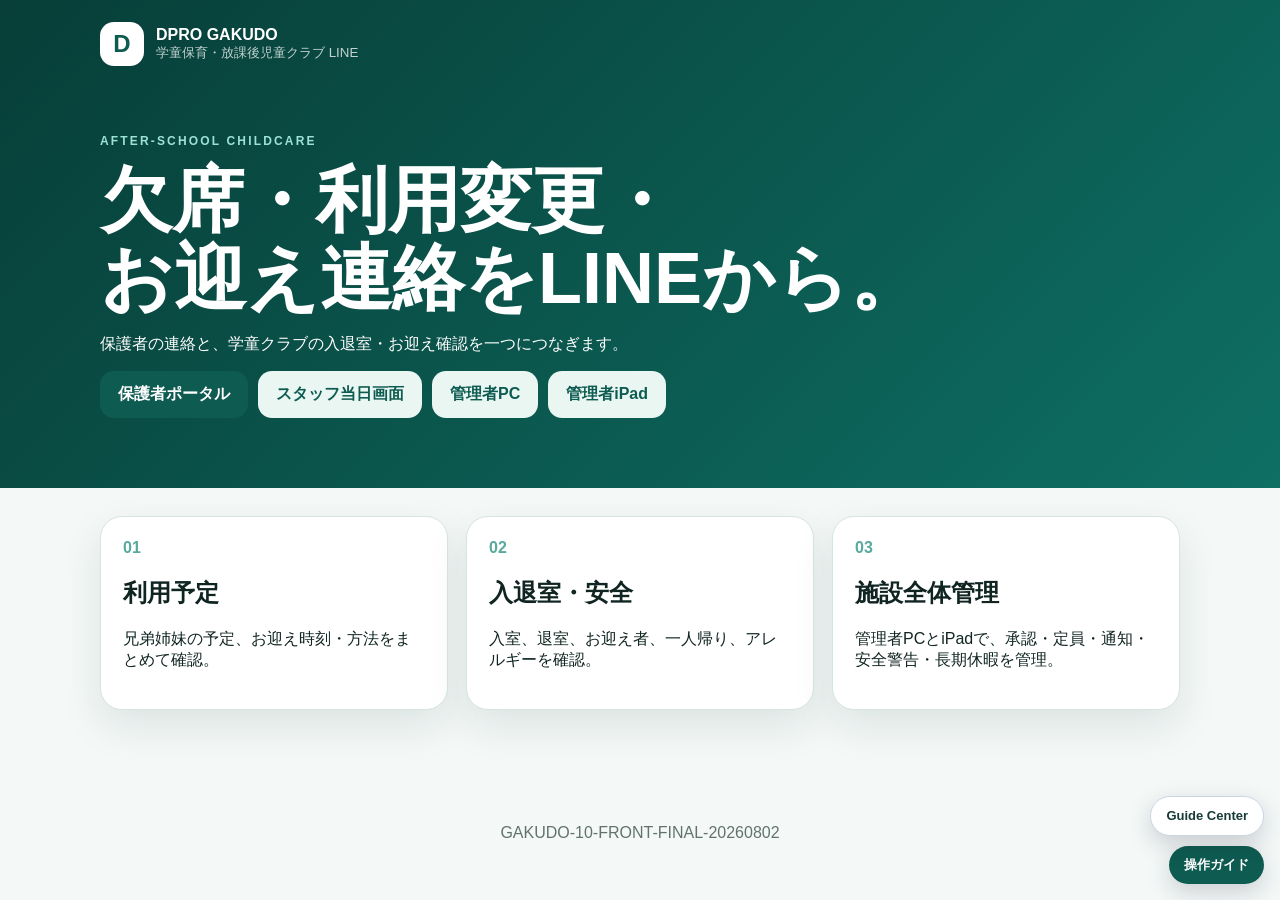
<file: index.html>
<!doctype html><html lang="ja"><head><meta charset="utf-8"><meta name="viewport" content="width=device-width,initial-scale=1,viewport-fit=cover"><meta name="theme-color" content="#0e5b51"><title>DPRO 学童保育クラブ LINE</title><link rel="stylesheet" href="styles.css"><link rel="stylesheet" href="tutorial.css?v=20260826-r4"></head><body><header class="hero"><div class="wrap brand"><span class="mark">D</span><div><strong>DPRO GAKUDO</strong><small>学童保育・放課後児童クラブ LINE</small></div></div><div class="wrap hero-copy"><p class="eyebrow">AFTER-SCHOOL CHILDCARE</p><h1>欠席・利用変更・<br>お迎え連絡をLINEから。</h1><p>保護者の連絡と、学童クラブの入退室・お迎え確認を一つにつなぎます。</p><div class="buttons"><a class="btn primary" href="member.html">保護者ポータル</a><a class="btn secondary" href="staff.html">スタッフ当日画面</a><a class="btn secondary" href="owner.html">管理者PC</a><a class="btn secondary" href="owner-ipad.html">管理者iPad</a></div></div></header><main class="wrap main"><section class="grid"><article class="card"><span class="num">01</span><h2>利用予定</h2><p>兄弟姉妹の予定、お迎え時刻・方法をまとめて確認。</p></article><article class="card"><span class="num">02</span><h2>入退室・安全</h2><p>入室、退室、お迎え者、一人帰り、アレルギーを確認。</p></article><article class="card"><span class="num">03</span><h2>施設全体管理</h2><p>管理者PCとiPadで、承認・定員・通知・安全警告・長期休暇を管理。</p></article></section></main><footer class="footer">GAKUDO-10-FRONT-FINAL-20260802</footer><script src="tutorial.js?v=20260826-r4" defer></script></body></html>
</file>
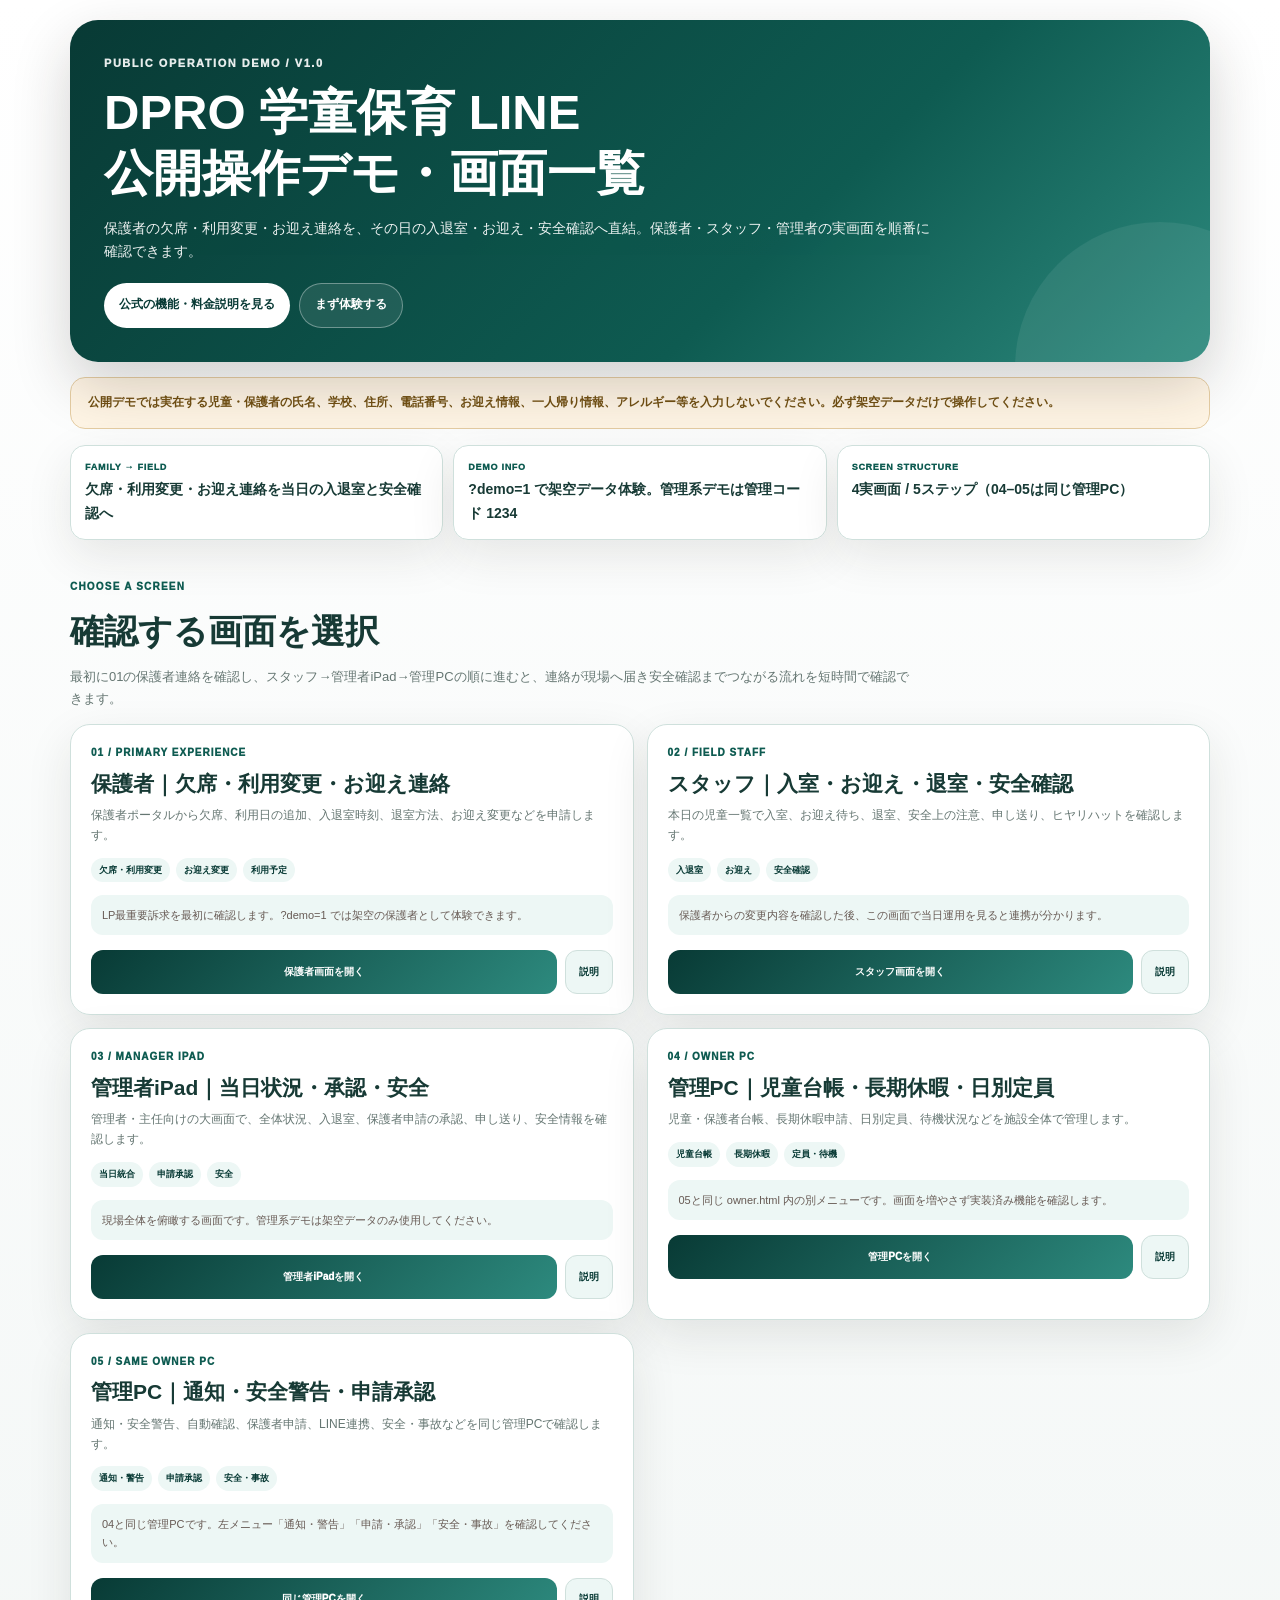
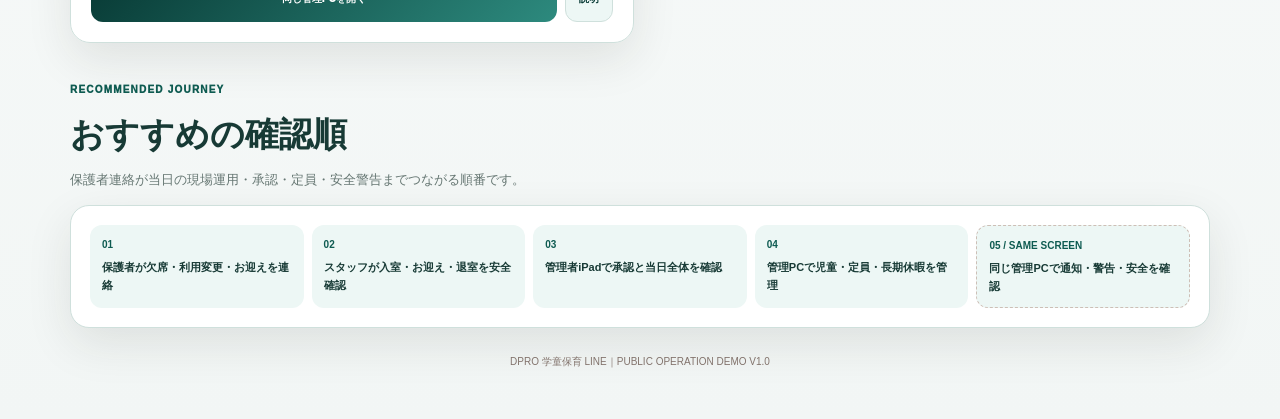
<file: demo-guide.html>
<!doctype html>
<!-- DPRO LIVE DEMO COMMON TEMPLATE V1.0 LOCK / E-LIVE ROLLOUT2 -->
<html lang="ja">
<head>
<meta charset="utf-8">
<meta name="viewport" content="width=device-width,initial-scale=1,viewport-fit=cover">
<meta name="robots" content="noindex,nofollow,noarchive">
<title id="pageTitle">DPRO 公開操作デモ・画面一覧</title>
<style>
:root{
  --bg:#f2f6f5;--card:#fff;--ink:#173a35;--muted:#657672;--line:#cfe0dc;
  --brand:#0e5b51;--deep:#083a35;--brand2:#2d8a7e;--soft:#edf7f5;
  --shadow:0 16px 46px rgba(44,37,32,.10)
}
*{box-sizing:border-box}
html{background:var(--bg);scroll-behavior:smooth}
body{margin:0;min-height:100vh;color:var(--ink);font-family:-apple-system,BlinkMacSystemFont,"Segoe UI","Noto Sans JP","Yu Gothic UI",Meiryo,sans-serif;line-height:1.65;background:linear-gradient(180deg,#fff 0%,var(--bg) 100%)}
a{color:inherit}.page{width:min(1140px,calc(100% - 24px));margin:0 auto;padding:20px 0 48px}
.hero{position:relative;overflow:hidden;padding:34px;border-radius:28px;color:#fff;background:linear-gradient(135deg,var(--deep),var(--brand) 63%,var(--brand2));box-shadow:0 23px 58px rgba(35,30,27,.20)}
.hero:after{content:"";position:absolute;right:-95px;bottom:-150px;width:290px;height:290px;border-radius:50%;background:rgba(255,255,255,.07)}
.kicker{position:relative;z-index:1;font-size:11px;font-weight:1000;letter-spacing:.14em;opacity:.9}
.hero h1{position:relative;z-index:1;margin:10px 0 0;font-size:clamp(28px,5vw,49px);line-height:1.24}
.hero p{position:relative;z-index:1;max-width:830px;margin:13px 0 0;font-size:14px;opacity:.93}
.hero-actions{position:relative;z-index:1;display:flex;gap:9px;flex-wrap:wrap;margin-top:20px}
.button{min-height:45px;display:inline-flex;align-items:center;justify-content:center;padding:9px 15px;border-radius:999px;text-decoration:none;font-size:12px;font-weight:950}
.button-light{color:var(--deep);background:#fff}.button-ghost{color:#fff;border:1px solid rgba(255,255,255,.35);background:rgba(255,255,255,.09)}
.notice{margin-top:15px;padding:15px 17px;border:1px solid #e5cda3;border-radius:15px;background:#fff5e5;color:#725013;font-size:12px;font-weight:760}
.demo-info{margin-top:16px;display:grid;grid-template-columns:repeat(3,minmax(0,1fr));gap:10px}
.demo-info>div{padding:14px;border:1px solid var(--line);border-radius:15px;background:rgba(255,255,255,.96);box-shadow:var(--shadow)}
.demo-info small{display:block;color:var(--brand);font-size:9px;font-weight:1000;letter-spacing:.08em}.demo-info strong{display:block;margin-top:4px;font-size:14px}
.section-head{margin:32px 0 15px}.section-head small{color:var(--brand);font-size:10px;font-weight:1000;letter-spacing:.12em}.section-head h2{margin:5px 0 0;font-size:clamp(23px,4vw,34px)}.section-head p{max-width:840px;margin:7px 0 0;color:var(--muted);font-size:13px}
.grid{display:grid;grid-template-columns:repeat(2,minmax(0,1fr));gap:13px}
.card{min-width:0;padding:20px;border:1px solid var(--line);border-radius:20px;background:rgba(255,255,255,.98);box-shadow:var(--shadow)}
.card-number{color:var(--brand);font-size:10px;font-weight:1000;letter-spacing:.1em}.card h3{margin:7px 0 0;font-size:21px;line-height:1.4}.card p{margin:8px 0 0;color:var(--muted);font-size:12px}
.pills{display:flex;gap:6px;flex-wrap:wrap;margin-top:12px}.pills span{padding:5px 8px;border-radius:999px;background:var(--soft);color:var(--deep);font-size:9px;font-weight:900}
.card-note{margin-top:13px;padding:11px;border-radius:12px;background:var(--soft);color:#675a54;font-size:11px}.card-note b{color:var(--deep)}
.card-actions{display:grid;grid-template-columns:1fr auto;gap:8px;margin-top:15px}
.open,.official{min-height:44px;display:flex;align-items:center;justify-content:center;padding:9px 13px;border-radius:12px;text-decoration:none;font-size:10px;font-weight:950}
.open{color:#fff;background:linear-gradient(135deg,var(--deep),var(--brand2))}.official{color:var(--deep);border:1px solid var(--line);background:var(--soft)}
.flow{margin-top:14px;padding:19px;border:1px solid var(--line);border-radius:19px;background:#fff;box-shadow:var(--shadow)}
.flow-grid{display:grid;grid-template-columns:repeat(var(--flow-cols,5),minmax(0,1fr));gap:8px}
.flow-step{padding:12px;border-radius:12px;background:var(--soft)}.flow-step b{display:block;color:var(--brand);font-size:10px}.flow-step strong{display:block;margin-top:4px;font-size:11px}.flow-step.same{border:1px dashed #cdbfb6}
.footer{margin-top:26px;color:#82736c;font-size:10px;text-align:center}
@media(max-width:900px){.flow-grid{grid-template-columns:repeat(2,minmax(0,1fr))}}
@media(max-width:760px){.hero{padding:25px 20px}.demo-info,.grid,.flow-grid{grid-template-columns:1fr}}
@media(max-width:420px){.page{width:min(100% - 16px,1140px)}.card-actions{grid-template-columns:1fr}}
</style>
</head>
<body>
<main class="page">
<section class="hero">
  <div class="kicker">PUBLIC OPERATION DEMO / V1.0</div>
  <h1 id="heroTitle"></h1>
  <p id="heroCopy"></p>
  <div class="hero-actions">
    <a class="button button-light" id="officialLink">公式の機能・料金説明を見る</a>
    <a class="button button-ghost" id="primaryDemoLink">まず体験する</a>
  </div>
</section>

<div class="notice" id="notice"></div>

<section class="demo-info" id="quickInfo" aria-label="デモ利用情報"></section>

<div class="section-head">
  <small>CHOOSE A SCREEN</small>
  <h2>確認する画面を選択</h2>
  <p id="screenIntro"></p>
</div>

<section class="grid" id="screenGrid"></section>

<div class="section-head">
  <small>RECOMMENDED JOURNEY</small>
  <h2>おすすめの確認順</h2>
  <p id="journeyIntro"></p>
</div>
<section class="flow"><div class="flow-grid" id="flowGrid"></div></section>

<div class="footer" id="footer"></div>
</main>

<script>
/*
  DPRO LIVE DEMO COMMON TEMPLATE V1.0
  ------------------------------------------------------------
  変更してよいのは CONFIG の値とCSS変数のブランド色のみ。
  DOM骨格・セクション順・公開注意・CHOOSE A SCREEN・
  RECOMMENDED JOURNEYはCOMMON TEMPLATE V1.0 LOCK対象。
*/
const CONFIG = {
  "systemName": "DPRO 学童保育 LINE",
  "pageTitle": "DPRO 学童保育 LINE｜公開操作デモ・画面一覧",
  "heroCopy": "保護者の欠席・利用変更・お迎え連絡を、その日の入退室・お迎え・安全確認へ直結。保護者・スタッフ・管理者の実画面を順番に確認できます。",
  "officialUrl": "https://dpromstk2000-lab.github.io/dpro-line-systems-site/lp-gakudo.html",
  "primaryDemoUrl": "member.html?demo=1",
  "notice": "公開デモでは実在する児童・保護者の氏名、学校、住所、電話番号、お迎え情報、一人帰り情報、アレルギー等を入力しないでください。必ず架空データだけで操作してください。",
  "screenIntro": "最初に01の保護者連絡を確認し、スタッフ→管理者iPad→管理PCの順に進むと、連絡が現場へ届き安全確認までつながる流れを短時間で確認できます。",
  "journeyIntro": "保護者連絡が当日の現場運用・承認・定員・安全警告までつながる順番です。",
  "quickInfo": [
    {
      "label": "FAMILY → FIELD",
      "text": "欠席・利用変更・お迎え連絡を当日の入退室と安全確認へ"
    },
    {
      "label": "DEMO INFO",
      "text": "?demo=1 で架空データ体験。管理系デモは管理コード 1234"
    },
    {
      "label": "SCREEN STRUCTURE",
      "text": "4実画面 / 5ステップ（04–05は同じ管理PC）"
    }
  ],
  "screens": [
    {
      "step": "01 / PRIMARY EXPERIENCE",
      "title": "保護者｜欠席・利用変更・お迎え連絡",
      "description": "保護者ポータルから欠席、利用日の追加、入退室時刻、退室方法、お迎え変更などを申請します。",
      "tags": [
        "欠席・利用変更",
        "お迎え変更",
        "利用予定"
      ],
      "note": "LP最重要訴求を最初に確認します。?demo=1 では架空の保護者として体験できます。",
      "url": "member.html?demo=1",
      "cta": "保護者画面を開く",
      "officialUrl": "https://dpromstk2000-lab.github.io/dpro-line-systems-site/lp-gakudo.html"
    },
    {
      "step": "02 / FIELD STAFF",
      "title": "スタッフ｜入室・お迎え・退室・安全確認",
      "description": "本日の児童一覧で入室、お迎え待ち、退室、安全上の注意、申し送り、ヒヤリハットを確認します。",
      "tags": [
        "入退室",
        "お迎え",
        "安全確認"
      ],
      "note": "保護者からの変更内容を確認した後、この画面で当日運用を見ると連携が分かります。",
      "url": "staff.html?demo=1",
      "cta": "スタッフ画面を開く",
      "officialUrl": "https://dpromstk2000-lab.github.io/dpro-line-systems-site/lp-gakudo.html"
    },
    {
      "step": "03 / MANAGER IPAD",
      "title": "管理者iPad｜当日状況・承認・安全",
      "description": "管理者・主任向けの大画面で、全体状況、入退室、保護者申請の承認、申し送り、安全情報を確認します。",
      "tags": [
        "当日統合",
        "申請承認",
        "安全"
      ],
      "note": "現場全体を俯瞰する画面です。管理系デモは架空データのみ使用してください。",
      "url": "owner-ipad.html?demo=1",
      "cta": "管理者iPadを開く",
      "officialUrl": "https://dpromstk2000-lab.github.io/dpro-line-systems-site/lp-gakudo.html"
    },
    {
      "step": "04 / OWNER PC",
      "title": "管理PC｜児童台帳・長期休暇・日別定員",
      "description": "児童・保護者台帳、長期休暇申請、日別定員、待機状況などを施設全体で管理します。",
      "tags": [
        "児童台帳",
        "長期休暇",
        "定員・待機"
      ],
      "note": "05と同じ owner.html 内の別メニューです。画面を増やさず実装済み機能を確認します。",
      "url": "owner.html?demo=1",
      "cta": "管理PCを開く",
      "officialUrl": "https://dpromstk2000-lab.github.io/dpro-line-systems-site/lp-gakudo.html"
    },
    {
      "step": "05 / SAME OWNER PC",
      "title": "管理PC｜通知・安全警告・申請承認",
      "description": "通知・安全警告、自動確認、保護者申請、LINE連携、安全・事故などを同じ管理PCで確認します。",
      "tags": [
        "通知・警告",
        "申請承認",
        "安全・事故"
      ],
      "note": "04と同じ管理PCです。左メニュー「通知・警告」「申請・承認」「安全・事故」を確認してください。",
      "url": "owner.html?demo=1",
      "cta": "同じ管理PCを開く",
      "officialUrl": "https://dpromstk2000-lab.github.io/dpro-line-systems-site/lp-gakudo.html"
    }
  ],
  "journey": [
    {
      "step": "01",
      "text": "保護者が欠席・利用変更・お迎えを連絡"
    },
    {
      "step": "02",
      "text": "スタッフが入室・お迎え・退室を安全確認"
    },
    {
      "step": "03",
      "text": "管理者iPadで承認と当日全体を確認"
    },
    {
      "step": "04",
      "text": "管理PCで児童・定員・長期休暇を管理"
    },
    {
      "step": "05",
      "text": "同じ管理PCで通知・警告・安全を確認",
      "sameScreen": true
    }
  ],
  "adminCode": "1234"
};

document.documentElement.style.setProperty("--flow-cols", String(Math.min(CONFIG.journey.length, 7)));
document.title = CONFIG.pageTitle;
document.getElementById("heroTitle").innerHTML = `${CONFIG.systemName}<br>公開操作デモ・画面一覧`;
document.getElementById("heroCopy").textContent = CONFIG.heroCopy;
document.getElementById("officialLink").href = CONFIG.officialUrl;
document.getElementById("primaryDemoLink").href = CONFIG.primaryDemoUrl;
document.getElementById("notice").textContent = CONFIG.notice;
document.getElementById("screenIntro").textContent = CONFIG.screenIntro;
document.getElementById("journeyIntro").textContent = CONFIG.journeyIntro;
document.getElementById("footer").textContent = `${CONFIG.systemName}｜PUBLIC OPERATION DEMO V1.0`;

document.getElementById("quickInfo").innerHTML = CONFIG.quickInfo.map(x =>
  `<div><small>${x.label}</small><strong>${x.text}</strong></div>`
).join("");

document.getElementById("screenGrid").innerHTML = CONFIG.screens.map(x => `
  <article class="card">
    <div class="card-number">${x.step}</div>
    <h3>${x.title}</h3>
    <p>${x.description}</p>
    <div class="pills">${x.tags.map(t => `<span>${t}</span>`).join("")}</div>
    <div class="card-note">${x.note}</div>
    <div class="card-actions">
      <a class="open" href="${x.url}">${x.cta}</a>
      <a class="official" href="${x.officialUrl}">説明</a>
    </div>
  </article>
`).join("");

document.getElementById("flowGrid").innerHTML = CONFIG.journey.map(x => `
  <div class="flow-step${x.sameScreen ? " same" : ""}">
    <b>${x.step}${x.sameScreen ? " / SAME SCREEN" : ""}</b>
    <strong>${x.text}</strong>
  </div>
`).join("");
</script>
</body>
</html>
</file>
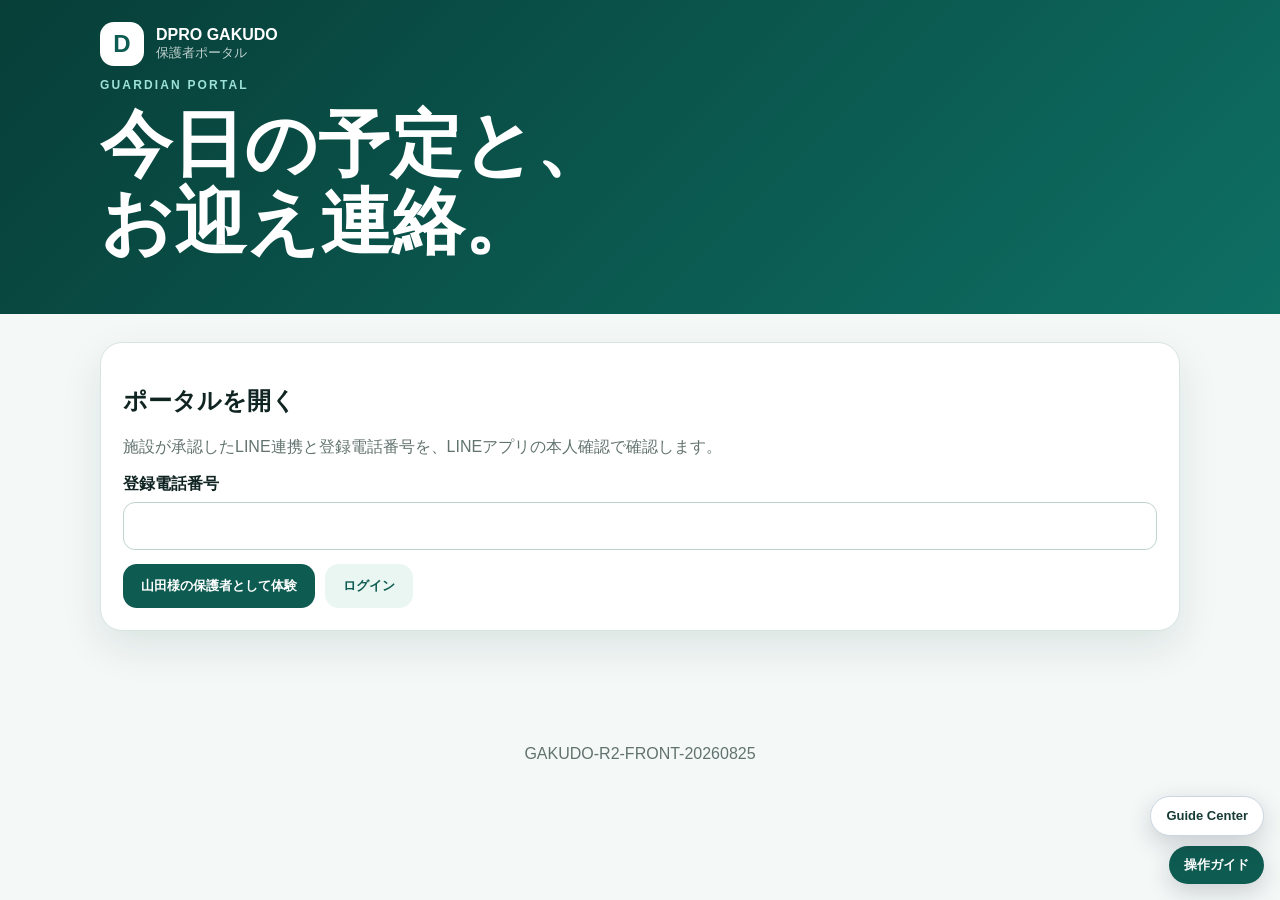
<file: member.html>
<!DOCTYPE html>
<html lang="ja"><head><meta charset="utf-8"/><meta content="width=device-width,initial-scale=1,viewport-fit=cover" name="viewport"/><meta content="#0e5b51" name="theme-color"/><meta content="noindex,nofollow" name="robots"/><title>DPRO 学童保育｜保護者ポータル</title><link href="styles.css" rel="stylesheet"/><script src="https://static.line-scdn.net/liff/edge/2/sdk.js"></script></head><body><header class="hero compact"><div class="wrap brand"><span class="mark">D</span><div><strong>DPRO GAKUDO</strong><small>保護者ポータル</small></div></div><div class="wrap"><p class="eyebrow">GUARDIAN PORTAL</p><h1>今日の予定と、<br/>お迎え連絡。</h1></div></header><main class="wrap main"><div aria-live="polite" class="status" id="status"></div><section class="card" id="login"><h2>ポータルを開く</h2><p class="hint">施設が承認したLINE連携と登録電話番号を、LINEアプリの本人確認で確認します。</p><div class="field"><label for="phone">登録電話番号</label><input class="control" id="phone" inputmode="tel" type="tel"/></div><div class="buttons"><button class="btn primary" id="demoLogin" type="button">山田様の保護者として体験</button><button class="btn secondary" id="loginBtn" type="button">ログイン</button></div></section><section class="hidden" id="portal"><div class="card profile"><div><span class="badge">保護者</span><h2 id="guardianName"></h2><p class="muted" id="facilityName"></p></div><button class="btn danger" id="logout" type="button">ログアウト</button></div><section class="card"><div class="section-head"><h2>児童・利用予定</h2><button class="mini" id="reload" type="button">更新</button></div><div id="children"></div></section><section class="card"><h2>欠席・利用変更</h2><form id="changeForm"><div class="two"><div class="field"><label>児童</label><select class="control" id="changeChild"></select></div><div class="field"><label>対象日</label><input class="control" id="changeDate" required="" type="date"/></div></div><div class="field"><label>申請内容</label><select class="control" id="changeType"><option value="absence">欠席</option><option value="add_day">利用日を追加</option><option value="change_arrival">入室時刻を変更</option><option value="change_departure">退室時刻を変更</option><option value="change_method">退室方法を変更</option></select></div><div class="two"><div class="field"><label>入室時刻</label><input class="control" id="arrivalTime" step="1800" type="time"/></div><div class="field"><label>退室時刻</label><input class="control" id="departureTime" step="1800" type="time"/></div></div><div class="field"><label>退室方法</label><select class="control" id="departureMethod"><option value="">変更なし</option><option value="guardian_pickup">保護者お迎え</option><option value="authorized_pickup">代理お迎え</option><option value="solo_return">一人帰り</option><option value="facility_shuttle">施設送迎</option><option value="other">その他</option></select></div><div class="field"><label>理由・連絡事項</label><textarea class="control" id="changeReason" maxlength="1000"></textarea></div><button class="btn primary" type="submit">申請を送信</button></form></section><section class="card"><h2>お迎え変更</h2><form id="pickupForm"><div class="two"><div class="field"><label>児童</label><select class="control" id="pickupChild"></select></div><div class="field"><label>対象日</label><input class="control" id="pickupDate" required="" type="date"/></div></div><div class="two"><div class="field"><label>退室時刻</label><input class="control" id="pickupTime" required="" step="1800" type="time"/></div><div class="field"><label>お迎え方法</label><select class="control" id="pickupMethod"><option value="guardian_pickup">保護者お迎え</option><option value="authorized_pickup">登録済み代理お迎え</option><option value="solo_return">一人帰り</option><option value="facility_shuttle">施設送迎</option><option value="other">その他</option></select></div></div><div class="field hidden" id="pickupPersonField"><label>代理お迎え者</label><select class="control" id="pickupPerson"></select></div><div class="field"><label>理由・確認事項</label><textarea class="control" id="pickupReason" maxlength="1000"></textarea></div><button class="btn primary" type="submit">お迎え変更を申請</button></form></section><section class="card"><h2>一人帰り許可申請</h2><form id="soloForm"><div class="field"><label>児童</label><select class="control" id="soloChild"></select></div><div class="two"><div class="field"><label>開始日</label><input class="control" id="soloFrom" required="" type="date"/></div><div class="field"><label>終了日</label><input class="control" id="soloTo" required="" type="date"/></div></div><div class="field"><label>許可曜日</label><div class="checks" id="weekdays"><label><input checked="" type="checkbox" value="1"/>月</label><label><input checked="" type="checkbox" value="2"/>火</label><label><input checked="" type="checkbox" value="3"/>水</label><label><input checked="" type="checkbox" value="4"/>木</label><label><input checked="" type="checkbox" value="5"/>金</label></div></div><div class="field"><label>帰宅開始時刻</label><input class="control" id="soloTime" required="" step="1800" type="time"/></div><div class="field"><label>帰宅経路</label><textarea class="control" id="routeNote" maxlength="1000"></textarea></div><div class="field"><label>緊急時の対応</label><textarea class="control" id="emergencyInstruction" maxlength="1000"></textarea></div><button class="btn primary" type="submit">許可申請を送信</button></form></section><section class="card holiday-card"><div class="section-head"><div><h2>長期休暇利用申請</h2><p class="muted">夏休みなどの利用希望日をまとめて申請します。</p></div><button class="mini" id="holidayReload" type="button">更新</button></div><div id="holidayPeriods"></div><form id="holidayForm"><div class="two"><div class="field"><label>児童</label><select class="control" id="holidayChild"></select></div><div class="field"><label>対象期間</label><select class="control" id="holidayPeriod"></select></div></div><div class="field"><label>利用希望日</label><div class="holiday-date-grid" id="holidayDates"></div></div><div class="two"><div class="field"><label>登所予定</label><input class="control" id="holidayArrival" step="1800" type="time" value="08:00"/></div><div class="field"><label>退所予定</label><input class="control" id="holidayDeparture" step="1800" type="time" value="18:00"/></div></div><div class="field"><label>退室方法</label><select class="control" id="holidayMethod"><option value="guardian_pickup">保護者お迎え</option><option value="authorized_pickup">登録済み代理お迎え</option><option value="solo_return">一人帰り</option><option value="facility_shuttle">施設送迎</option><option value="other">その他</option></select></div><div class="field"><label>連絡事項</label><textarea class="control" id="holidayNote" maxlength="2000"></textarea></div><button class="btn primary" type="submit">長期休暇利用を申請</button></form><h3>申請状況</h3><div id="holidayApplications"></div></section><section class="card"><h2>施設からのお知らせ</h2><div id="announcements"></div></section><section class="card"><h2>申請履歴</h2><div id="history"></div></section><section class="card"><h2>施設へ連絡</h2><form id="messageForm"><div class="field"><label>児童</label><select class="control" id="messageChild"><option value="">施設全体への連絡</option></select></div><div class="field"><label>件名</label><input class="control" id="messageSubject" maxlength="120"/></div><div class="field"><label>連絡内容</label><textarea class="control" id="messageBody" maxlength="2000" required=""></textarea></div><button class="btn primary" type="submit">施設へ送信</button></form><div id="messages"></div></section></section></main><footer class="footer"><span id="version"></span></footer><script src="config.js"></script><script src="common.js"></script><script src="member.js"></script><script>
/* GAKUDO-DEMO-PREVIEW-AUTOLOGIN-20260802 */
(() => {
  const params = new URLSearchParams(window.location.search);
  if (params.get("demo") !== "1") return;

  const launch = () => {
    const login = document.getElementById("login");
    const button = document.getElementById("demoLogin");
    if (!login || !button || login.classList.contains("hidden")) return;
    button.click();
  };

  if (document.readyState === "loading") {
    document.addEventListener("DOMContentLoaded", () => setTimeout(launch, 350), { once: true });
  } else {
    setTimeout(launch, 350);
  }
})();
</script></body></html>
</file>
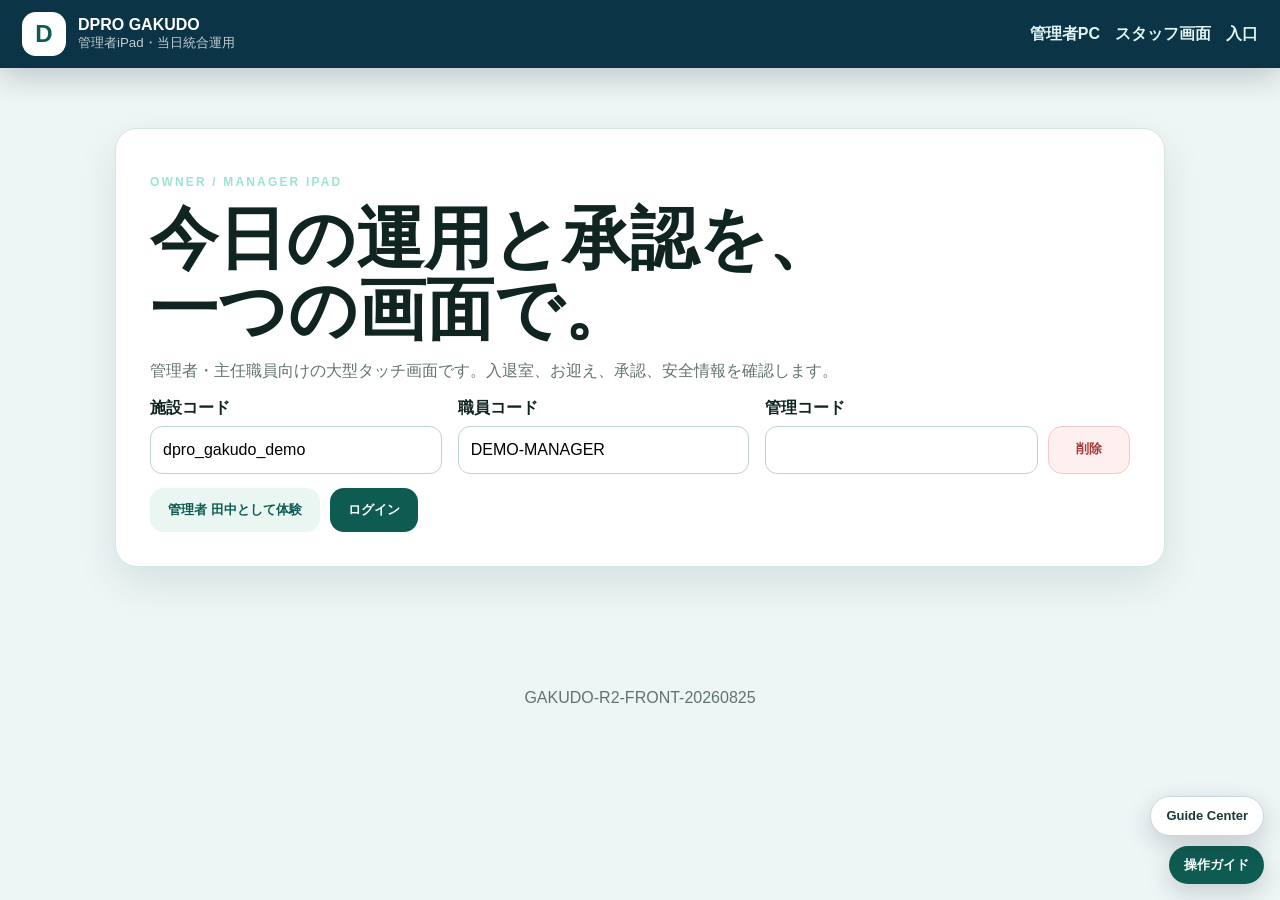
<file: owner-ipad.html>
<!DOCTYPE html>

<html lang="ja">
<head>
<meta charset="utf-8"/>
<meta content="width=device-width,initial-scale=1,viewport-fit=cover,user-scalable=no" name="viewport"/>
<meta content="#0b3447" name="theme-color"/>
<meta content="noindex,nofollow" name="robots"/>
<title>DPRO 学童保育｜管理者iPad</title>
<link href="styles.css" rel="stylesheet"/>
<link href="owner-ipad.css" rel="stylesheet"/>
</head>
<body class="ipad-body">
<header class="ipad-header">
<div class="ipad-brand"><span class="mark">D</span><div><strong>DPRO GAKUDO</strong><small>管理者iPad・当日統合運用</small></div></div>
<div class="ipad-header-links"><a href="owner.html">管理者PC</a><a href="staff.html">スタッフ画面</a><a href="index.html">入口</a></div>
</header>
<main class="ipad-main">
<div aria-live="polite" class="status ipad-status" id="ipadStatus"></div>
<section class="card ipad-login" id="ipadLogin">
<p class="eyebrow">OWNER / MANAGER IPAD</p>
<h1>今日の運用と承認を、<br/>一つの画面で。</h1>
<p class="hint">管理者・主任職員向けの大型タッチ画面です。入退室、お迎え、承認、安全情報を確認します。</p>
<div class="ipad-login-grid">
<div class="field"><label for="ipadFacilityCode">施設コード</label><input autocomplete="off" class="control" id="ipadFacilityCode"/></div>
<div class="field"><label for="ipadStaffCode">職員コード</label><input autocomplete="username" class="control" id="ipadStaffCode"/></div>
<div class="field"><label for="ipadAccessCode">管理コード</label><div class="ipad-code-row"><input autocomplete="current-password" class="control" id="ipadAccessCode" inputmode="numeric" type="password"/><button class="btn danger" id="ipadClearCode" type="button">削除</button></div></div>
</div>
<div class="buttons"><button class="btn secondary" id="ipadDemoLogin" type="button">管理者 田中として体験</button><button class="btn primary" id="ipadLoginButton" type="button">ログイン</button></div>
</section>
<section class="hidden" id="ipadApp">
<section class="ipad-topbar">
<div><span class="badge">管理者</span><strong id="ipadOwnerName"></strong><small id="ipadOwnerMeta"></small></div>
<div class="ipad-topbar-center"><strong id="ipadFacilityName"></strong><small><span id="ipadTodayLabel"></span>　<span id="ipadClock"></span></small></div>
<div class="ipad-topbar-actions"><button class="btn secondary" id="ipadFullscreen" type="button">全画面</button><button class="btn secondary" id="ipadReload" type="button">再読込</button><button class="btn danger" id="ipadLogout" type="button">ログアウト</button></div>
</section>
<nav aria-label="管理者iPadメニュー" class="ipad-tabs">
<button class="active" data-view="today" type="button"><b>今日</b><small>全体状況</small></button>
<button data-view="attendance" type="button"><b>入退室</b><small id="ipadAttendanceTabCount">0名</small></button>
<button data-view="approval" type="button"><b>承認</b><small id="ipadApprovalTabCount">0件</small></button>
<button data-view="handoff" type="button"><b>申し送り</b><small id="ipadHandoffTabCount">0件</small></button>
<button data-view="safety" type="button"><b>安全</b><small id="ipadSafetyTabCount">0件</small></button>
<button data-view="capacity" type="button"><b>定員</b><small id="ipadCapacityTabCount">0件</small></button><button data-view="notifications" type="button"><b>警告</b><small id="ipadNotificationTabCount">0件</small></button>
</nav>
<section class="ipad-view" id="ipadViewToday">
<div class="ipad-summary-grid" id="ipadSummary"></div>
<div class="ipad-two-columns">
<section class="card ipad-panel"><div class="section-head"><h2>注意が必要な児童</h2><button class="mini ipad-jump" data-target="attendance" type="button">入退室へ</button></div><div id="ipadAlertChildren"></div></section>
<section class="card ipad-panel"><div class="section-head"><h2>承認・確認待ち</h2><button class="mini ipad-jump" data-target="approval" type="button">承認へ</button></div><div id="ipadPendingPreview"></div></section>
<section class="card ipad-panel"><div class="section-head"><h2>未完了の申し送り</h2><button class="mini ipad-jump" data-target="handoff" type="button">確認へ</button></div><div id="ipadHandoffPreview"></div></section>
<section class="card ipad-panel"><div class="section-head"><h2>事故・ヒヤリハット</h2><button class="mini ipad-jump" data-target="safety" type="button">安全管理へ</button></div><div id="ipadIncidentPreview"></div></section>
</div>
</section>
<section class="ipad-view hidden" id="ipadViewAttendance">
<div class="ipad-view-heading"><div><p class="eyebrow">TODAY OPERATIONS</p><h1>入室・お迎え・退室</h1></div><select class="control ipad-filter" id="ipadAttendanceFilter"><option value="all">すべて</option><option value="planned">未入室</option><option value="arrived">入室中</option><option value="pickup_waiting">お迎え待ち</option><option value="departed">退室済み</option><option value="alert">警告あり</option><option value="absent">欠席</option></select></div>
<div class="ipad-child-grid" id="ipadChildGrid"></div>
</section>
<section class="ipad-view hidden" id="ipadViewApproval">
<div class="ipad-view-heading"><div><p class="eyebrow">APPROVAL QUEUE</p><h1>保護者申請・LINE連携</h1></div><a class="btn secondary" href="owner.html">PCで詳細管理</a></div>
<div class="ipad-approval-columns">
<section class="card ipad-panel"><h2>欠席・利用変更</h2><div id="ipadAbsenceRequests"></div></section>
<section class="card ipad-panel"><h2>お迎え変更</h2><div id="ipadPickupRequests"></div></section>
<section class="card ipad-panel"><h2>一人帰り</h2><div id="ipadSoloRequests"></div></section>
<section class="card ipad-panel"><h2>LINE連携</h2><div id="ipadLineRequests"></div></section>
</div>
</section>
<section class="ipad-view hidden" id="ipadViewHandoff">
<div class="ipad-view-heading"><div><p class="eyebrow">HANDOFF</p><h1>申し送り</h1></div><button class="btn primary" id="ipadOpenHandoff" type="button">新規登録</button></div>
<section class="card ipad-panel hidden" id="ipadHandoffFormPanel"><form id="ipadHandoffForm"><div class="ipad-form-grid"><div class="field"><label>児童</label><select class="control" id="ipadHandoffChild"><option value="">施設全体</option></select></div><div class="field"><label>分類</label><select class="control" id="ipadHandoffCategory"><option value="general">一般</option><option value="pickup">お迎え</option><option value="health">体調</option><option value="allergy">アレルギー</option><option value="behavior">様子</option><option value="school">学校</option><option value="family">家族</option><option value="safety">安全</option><option value="other">その他</option></select></div><div class="field"><label>優先度</label><select class="control" id="ipadHandoffPriority"><option value="normal">通常</option><option value="high">重要</option><option value="urgent">緊急</option><option value="low">低</option></select></div><div class="field"><label>公開範囲</label><select class="control" id="ipadHandoffVisibility"><option value="staff_only">スタッフのみ</option><option value="guardian_shareable">保護者共有可</option><option value="manager_only">管理者のみ</option></select></div></div><div class="field"><label>内容</label><textarea class="control" id="ipadHandoffContent" maxlength="3000" required=""></textarea></div><button class="btn primary" type="submit">申し送りを登録</button></form></section>
<div class="ipad-list-grid" id="ipadHandoffList"></div>
</section>
<section class="ipad-view hidden" id="ipadViewSafety">
<div class="ipad-view-heading"><div><p class="eyebrow">SAFETY</p><h1>事故・ヒヤリハット</h1></div><button class="btn danger" id="ipadOpenIncident" type="button">速報を登録</button></div>
<section class="card ipad-panel hidden" id="ipadIncidentFormPanel"><form id="ipadIncidentForm"><div class="ipad-form-grid"><div class="field"><label>児童</label><select class="control" id="ipadIncidentChild"><option value="">施設全体</option></select></div><div class="field"><label>種別</label><select class="control" id="ipadIncidentType"><option value="near_miss">ヒヤリハット</option><option value="injury">けが</option><option value="illness">体調不良</option><option value="missing_child">所在確認</option><option value="pickup_mismatch">お迎え相違</option><option value="allergy">アレルギー</option><option value="conflict">児童間トラブル</option><option value="property_damage">物損</option><option value="other">その他</option></select></div><div class="field"><label>重要度</label><select class="control" id="ipadIncidentSeverity"><option value="low">低</option><option value="medium">中</option><option value="high">高</option><option value="critical">重大</option></select></div><div class="field"><label>発生場所</label><input class="control" id="ipadIncidentLocation" maxlength="300"/></div></div><div class="field"><label>概要</label><textarea class="control" id="ipadIncidentSummary" maxlength="3000" required=""></textarea></div><div class="field"><label>初動対応</label><textarea class="control" id="ipadIncidentAction" maxlength="3000" required=""></textarea></div><button class="btn danger" type="submit">速報を登録</button></form></section>
<div class="ipad-list-grid" id="ipadIncidentList"></div>
</section>
<section class="ipad-view hidden" id="ipadViewCapacity"><div class="ipad-view-heading"><div><p class="eyebrow">HOLIDAY &amp; CAPACITY</p><h1>長期休暇・日別定員</h1></div><a class="btn secondary" href="owner.html">PCで利用調整</a></div><div class="ipad-summary-grid" id="ipadCapacitySummary"></div><section class="card ipad-panel"><h2>今後の日別定員</h2><div class="ipad-list-grid" id="ipadCapacityDays"></div></section><section class="card ipad-panel"><h2>長期休暇申請</h2><div class="ipad-list-grid" id="ipadHolidayApplications"></div></section></section><section class="ipad-view hidden" id="ipadViewNotifications"><div class="ipad-view-heading"><div><p class="eyebrow">NOTIFICATIONS &amp; ALERTS</p><h1>通知・安全警告</h1></div><button class="btn primary" id="ipadNotificationPrepare" type="button">今すぐ自動確認</button></div><div class="ipad-summary-grid" id="ipadNotificationSummary"></div><section class="card ipad-panel"><h2>未完了の運用警告</h2><div class="ipad-list-grid" id="ipadNotificationAlerts"></div></section><section class="card ipad-panel"><h2>通知キュー</h2><div class="ipad-list-grid" id="ipadNotificationJobs"></div></section></section><section class="ipad-view hidden" id="ipadViewSystem">
<div class="ipad-view-heading"><div><p class="eyebrow">SYSTEM CHECK</p><h1>API・データベース確認</h1></div><div class="buttons"><a class="btn secondary" href="system-check.html">専用検査画面</a><button class="btn primary" id="ipadRunSystemCheck" type="button">一括確認</button></div></div>
<div class="ipad-system-grid" id="ipadSystemGrid"></div><pre class="ipad-system-detail" id="ipadSystemDetail"></pre>
</section>
</section>
</main>
<dialog class="ipad-dialog" id="ipadChildDialog"><form method="dialog"><button aria-label="閉じる" class="ipad-dialog-close">×</button></form><div id="ipadChildDialogBody"></div></dialog>
<footer class="ipad-footer"><span id="ipadVersion"></span></footer>
<script src="config.js"></script><script src="common.js"></script><script src="owner-ipad.js"></script>
<script>
/* GAKUDO-DEMO-PREVIEW-AUTOLOGIN-20260802 */
(() => {
  const params = new URLSearchParams(window.location.search);
  if (params.get("demo") !== "1") return;

  const launch = () => {
    const login = document.getElementById("ipadLogin");
    const button = document.getElementById("ipadDemoLogin");
    if (!login || !button || login.classList.contains("hidden")) return;
    button.click();
  };

  if (document.readyState === "loading") {
    document.addEventListener("DOMContentLoaded", () => setTimeout(launch, 350), { once: true });
  } else {
    setTimeout(launch, 350);
  }
})();
</script></body>
</html>
</file>
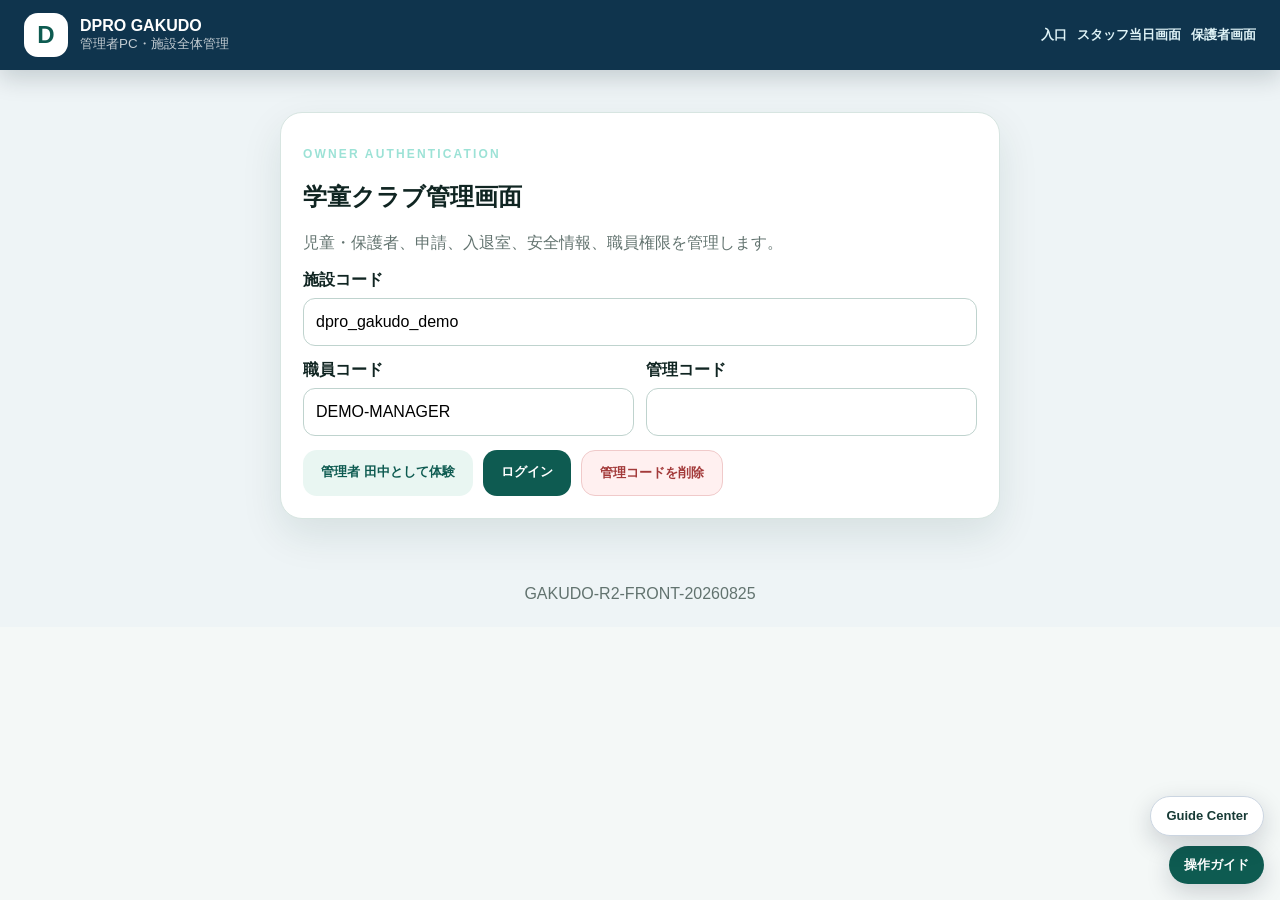
<file: owner.html>
<!DOCTYPE html>

<html lang="ja">
<head>
<meta charset="utf-8"/>
<meta content="width=device-width,initial-scale=1,viewport-fit=cover" name="viewport"/>
<meta content="#123b56" name="theme-color"/>
<meta content="noindex,nofollow" name="robots"/>
<title>DPRO 学童保育｜管理者PC</title>
<link href="styles.css" rel="stylesheet"/>
<link href="owner.css" rel="stylesheet"/>
</head>
<body class="owner-body">
<header class="owner-header">
<div class="owner-header-inner">
<div class="brand"><span class="mark">D</span><div><strong>DPRO GAKUDO</strong><small>管理者PC・施設全体管理</small></div></div>
<div class="owner-header-links"><a href="index.html">入口</a><a href="staff.html">スタッフ当日画面</a><a href="member.html">保護者画面</a></div>
</div>
</header>
<main>
<div aria-live="polite" class="status owner-status" id="ownerStatus"></div>
<section class="card owner-login" id="ownerLogin">
<p class="eyebrow">OWNER AUTHENTICATION</p>
<h1>学童クラブ管理画面</h1>
<p class="hint">児童・保護者、申請、入退室、安全情報、職員権限を管理します。</p>
<div class="field"><label>施設コード</label><input class="control" id="ownerFacilityCode"/></div>
<div class="two"><div class="field"><label>職員コード</label><input class="control" id="ownerStaffCode"/></div><div class="field"><label>管理コード</label><input class="control" id="ownerAccessCode" inputmode="numeric" type="password"/></div></div>
<div class="buttons"><button class="btn secondary" id="ownerDemoLogin" type="button">管理者 田中として体験</button><button class="btn primary" id="ownerLoginBtn" type="button">ログイン</button><button class="btn danger" id="ownerClearCode" type="button">管理コードを削除</button></div>
</section>
<section class="owner-shell hidden" id="ownerApp">
<aside class="owner-sidebar">
<div class="owner-profile"><span class="badge">管理者</span><strong id="ownerName"></strong><small id="ownerMeta"></small></div>
<nav class="owner-nav">
<button class="active" data-view="dashboard" type="button"><span>01</span>ダッシュボード</button>
<button data-view="requests" type="button"><span>02</span>申請・承認</button>
<button data-view="children" type="button"><span>03</span>児童台帳</button><button data-view="capacity" type="button"><span>04</span>長期休暇・定員</button>
<button data-view="notifications" type="button"><span>05</span>通知・警告</button>
<button data-view="line" type="button"><span>06</span>LINE連携</button>
<button data-view="safety" type="button"><span>07</span>安全・事故</button>
<button data-view="staff" type="button"><span>08</span>職員権限</button>
<button data-view="audit" type="button"><span>09</span>操作履歴</button>

</nav>
<div class="sidebar-actions"><button class="btn secondary" id="ownerReload" type="button">全体を再読込</button><button class="btn danger" id="ownerLogout" type="button">ログアウト</button></div>
</aside>
<div class="owner-content">
<section class="owner-view" id="viewDashboard">
<div class="view-heading"><div><p class="eyebrow">TODAY &amp; MANAGEMENT</p><h1>施設ダッシュボード</h1><p class="muted" id="ownerFacilityName"></p></div><input class="control date-control" id="ownerDate" type="date"/></div>
<div class="owner-summary-grid" id="ownerSummary"></div>
<div class="owner-grid two-col">
<section class="card owner-panel"><div class="section-head"><h2>本日の児童</h2><a class="mini" href="staff.html">当日画面</a></div><div id="ownerTodayChildren"></div></section>
<section class="card owner-panel"><div class="section-head"><h2>承認待ち</h2><button class="mini jump-view" data-target="requests" type="button">すべて見る</button></div><div id="ownerPendingPreview"></div></section>
<section class="card owner-panel"><div class="section-head"><h2>未完了の申し送り</h2></div><div id="ownerHandoffs"></div></section>
<section class="card owner-panel"><div class="section-head"><h2>事故・ヒヤリハット</h2><button class="mini jump-view" data-target="safety" type="button">確認する</button></div><div id="ownerIncidentPreview"></div></section>
</div>
</section>
<section class="owner-view hidden" id="viewRequests">
<div class="view-heading"><div><p class="eyebrow">APPROVAL QUEUE</p><h1>保護者申請・承認</h1></div><select class="control compact-control" id="requestStatus"><option value="pending">承認待ち</option><option value="all">すべて</option><option value="applied">反映済み</option><option value="rejected">却下</option></select></div>
<div class="owner-grid three-col"><section class="card owner-panel"><h2>欠席・利用変更</h2><div id="absenceRequests"></div></section><section class="card owner-panel"><h2>お迎え変更</h2><div id="pickupRequests"></div></section><section class="card owner-panel"><h2>一人帰り</h2><div id="soloRequests"></div></section></div>
</section>
<section class="owner-view hidden" id="viewChildren">
<div class="view-heading"><div><p class="eyebrow">CHILD LEDGER</p><h1>児童・保護者台帳</h1></div><button class="btn primary" id="newChild" type="button">児童を登録</button></div>
<section class="card filter-card"><div class="filter-row"><input class="control" id="childSearch" placeholder="児童名・児童番号・保護者名・電話番号"/><select class="control" id="childStatus"><option value="">すべて</option><option value="active">利用中</option><option value="waiting">待機</option><option value="paused">休止</option><option value="graduated">卒所</option></select><button class="btn primary" id="childSearchBtn" type="button">検索</button><button class="btn secondary" id="childSearchClear" type="button">解除</button></div></section>
<div class="ledger-grid" id="childLedger"></div>
</section>
<section class="owner-view hidden" id="viewCapacity"><div class="view-heading"><div><p class="eyebrow">HOLIDAY &amp; CAPACITY</p><h1>長期休暇・日別定員・待機</h1></div><div class="capacity-range"><input class="control" id="capacityFrom" type="date"/><input class="control" id="capacityTo" type="date"/><button class="btn secondary" id="capacityReload" type="button">更新</button></div></div><div class="owner-summary-grid" id="capacitySummary"></div><div class="owner-grid two-col"><section class="card owner-panel"><div class="section-head"><h2>長期休暇期間</h2><button class="mini" id="newHolidayPeriod" type="button">新規作成</button></div><div id="holidayPeriodList"></div><form class="subform hidden" id="holidayPeriodForm"><input id="periodId" type="hidden"/><div class="two"><div class="field"><label>期間名</label><input class="control" id="periodName" required=""/></div><div class="field"><label>種別</label><select class="control" id="periodType"><option value="summer">夏休み</option><option value="winter">冬休み</option><option value="spring">春休み</option><option value="school_closure">学校休業</option><option value="temporary">臨時</option><option value="other">その他</option></select></div></div><div class="two"><div class="field"><label>開始日</label><input class="control" id="periodStart" required="" type="date"/></div><div class="field"><label>終了日</label><input class="control" id="periodEnd" required="" type="date"/></div></div><div class="two"><div class="field"><label>申請開始</label><input class="control" id="periodApplyOpen" type="datetime-local"/></div><div class="field"><label>申請締切</label><input class="control" id="periodApplyClose" type="datetime-local"/></div></div><div class="two"><div class="field"><label>日別定員</label><input class="control" id="periodCapacity" max="500" min="1" type="number" value="40"/></div><div class="field"><label>状態</label><select class="control" id="periodStatus"><option value="draft">下書き</option><option value="open">申請受付中</option><option value="closed">受付終了</option><option value="confirmed">確定</option><option value="cancelled">中止</option></select></div></div><div class="field"><label>備考</label><textarea class="control" id="periodNotes"></textarea></div><button class="btn primary" type="submit">期間を保存</button></form></section><section class="card owner-panel"><h2>入所・曜日追加待機</h2><div id="waitingList"></div></section></div><section class="card owner-panel capacity-panel"><h2>日別定員</h2><div class="capacity-calendar" id="capacityCalendar"></div></section><section class="card owner-panel"><h2>長期休暇申請・利用調整</h2><div class="stack-list" id="holidayApplications"></div></section></section><section class="owner-view hidden" id="viewNotifications">
<div class="view-heading"><div><p class="eyebrow">NOTIFICATIONS &amp; SAFETY ALERTS</p><h1>通知・安全警告・自動確認</h1><p class="muted">入退室超過、申請期限、LINE通知、重要な申し送りをまとめて確認します。</p></div><div class="notification-actions"><select class="control compact-control" id="notificationStatus"><option value="open">未完了</option><option value="acknowledged">確認済み</option><option value="resolved">解決済み</option><option value="all">すべて</option></select><button class="btn secondary" id="notificationReload" type="button">更新</button><button class="btn primary" id="notificationPrepare" type="button">今すぐ自動確認</button></div></div>
<div class="owner-summary-grid" id="notificationSummary"></div>
<div class="owner-grid two-col"><section class="card owner-panel"><h2>運用警告</h2><div id="notificationAlerts" class="stack-list"></div></section><section class="card owner-panel"><h2>通知キュー・履歴</h2><div id="notificationJobs" class="stack-list"></div></section></div>
<section class="card owner-panel"><h2>自動確認履歴</h2><div id="notificationRuns" class="notification-run-grid"></div></section>
</section><section class="owner-view hidden" id="viewLine">
<div class="view-heading"><div><p class="eyebrow">LINE LINK APPROVAL</p><h1>保護者LINE連携</h1></div><select class="control compact-control" id="lineStatus"><option value="pending">承認待ち</option><option value="all">すべて</option><option value="approved">承認済み</option><option value="rejected">却下</option></select></div>
<div class="stack-list" id="lineRequests"></div>
</section>
<section class="owner-view hidden" id="viewSafety">
<div class="view-heading"><div><p class="eyebrow">SAFETY MANAGEMENT</p><h1>事故・ヒヤリハット</h1></div></div>
<div class="stack-list" id="incidentList"></div>
</section>
<section class="owner-view hidden" id="viewStaff">
<div class="view-heading"><div><p class="eyebrow">STAFF PERMISSIONS</p><h1>職員・権限管理</h1></div></div>
<div class="staff-permission-grid" id="staffList"></div>
</section>
<section class="owner-view hidden" id="viewAudit">
<div class="view-heading"><div><p class="eyebrow">AUDIT LOG</p><h1>操作履歴</h1></div></div>
<section class="card filter-card"><div class="filter-row"><input class="control" id="auditQuery" placeholder="操作名・職員コード・対象"/><button class="btn primary" id="auditSearch" type="button">検索</button><button class="btn secondary" id="auditClear" type="button">解除</button></div></section>
<div class="stack-list" id="auditList"></div>
</section>
<section class="owner-view hidden" id="viewSystem">
<div class="view-heading"><div><p class="eyebrow">SYSTEM STATUS</p><h1>システム確認</h1></div><div class="buttons"><a class="btn secondary" href="system-check.html">専用検査画面</a><button class="btn primary" id="runSystemCheck" type="button">一括確認</button></div></div>
<pre class="system-result" id="systemResult"></pre>
</section>
</div>
</section>
</main>
<dialog class="owner-dialog" id="childModal"><form method="dialog"><button aria-label="閉じる" class="dialog-close">×</button></form><div id="childModalBody"></div></dialog>
<footer class="footer"><span id="ownerVersion"></span></footer>
<script src="config.js"></script><script src="common.js"></script><script src="owner.js"></script>
<script>
/* GAKUDO-DEMO-PREVIEW-AUTOLOGIN-20260802 */
(() => {
  const params = new URLSearchParams(window.location.search);
  if (params.get("demo") !== "1") return;

  const launch = () => {
    const login = document.getElementById("ownerLogin");
    const button = document.getElementById("ownerDemoLogin");
    if (!login || !button || login.classList.contains("hidden")) return;
    button.click();
  };

  if (document.readyState === "loading") {
    document.addEventListener("DOMContentLoaded", () => setTimeout(launch, 350), { once: true });
  } else {
    setTimeout(launch, 350);
  }
})();
</script></body>
</html>
</file>
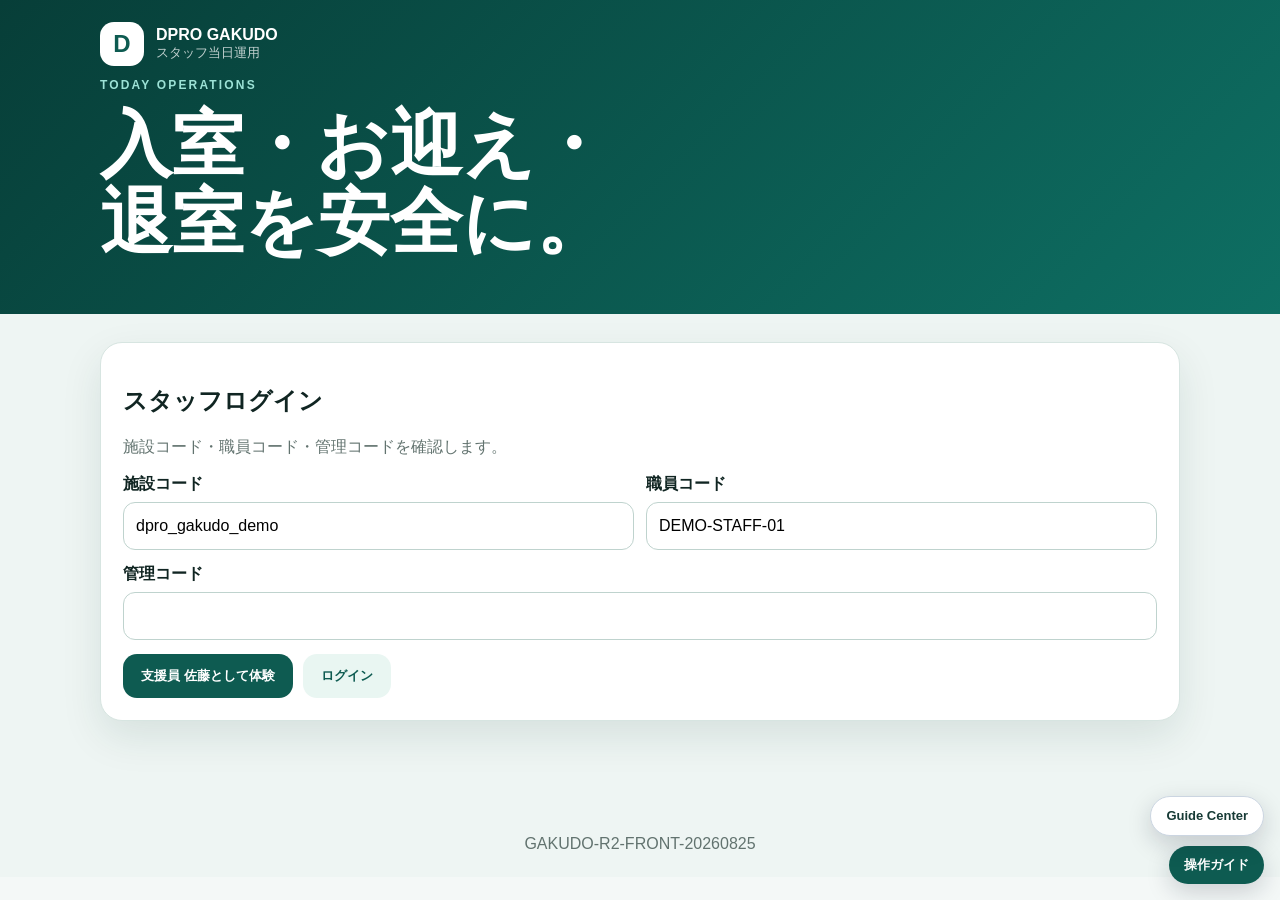
<file: staff.html>
<!doctype html><html lang="ja"><head><meta charset="utf-8"><meta name="viewport" content="width=device-width,initial-scale=1,viewport-fit=cover"><meta name="theme-color" content="#0e5b51"><meta name="robots" content="noindex,nofollow"><title>DPRO 学童保育｜スタッフ当日画面</title><link rel="stylesheet" href="styles.css"></head><body class="staff-page"><header class="hero compact"><div class="wrap brand"><span class="mark">D</span><div><strong>DPRO GAKUDO</strong><small>スタッフ当日運用</small></div></div><div class="wrap"><p class="eyebrow">TODAY OPERATIONS</p><h1>入室・お迎え・<br>退室を安全に。</h1></div></header><main class="wrap main"><div id="staffStatus" class="status" aria-live="polite"></div><section id="staffLogin" class="card"><h2>スタッフログイン</h2><p class="hint">施設コード・職員コード・管理コードを確認します。</p><div class="two"><div class="field"><label>施設コード</label><input id="staffFacilityCode" class="control" autocomplete="off"></div><div class="field"><label>職員コード</label><input id="staffCode" class="control" autocomplete="username"></div></div><div class="field"><label>管理コード</label><input id="staffAccessCode" class="control" type="password" inputmode="numeric" autocomplete="current-password"></div><div class="buttons"><button id="staffDemoLogin" class="btn primary" type="button">支援員 佐藤として体験</button><button id="staffLoginBtn" class="btn secondary" type="button">ログイン</button></div></section><section id="staffApp" class="hidden"><section class="card staff-profile"><div><span class="badge">スタッフ</span><h2 id="staffName"></h2><p id="staffFacilityName" class="muted"></p></div><div class="buttons"><button id="staffReload" class="mini" type="button">更新</button><button id="staffLogout" class="btn danger" type="button">ログアウト</button></div></section><section id="staffSummary" class="summary-grid"></section><section class="card"><div class="section-head"><div><h2>本日の児童</h2><p class="muted">アレルギー・お迎え方法を確認して操作してください。</p></div><select id="staffFilter" class="control compact-control"><option value="all">すべて</option><option value="planned">未入室</option><option value="arrived">入室済み</option><option value="pickup_waiting">お迎え待ち</option><option value="departed">退室済み</option><option value="alert">警告あり</option><option value="absent">欠席</option></select></div><div id="staffChildren" class="staff-child-list"></div></section><section class="card"><div class="section-head"><h2>申し送り</h2><button id="openHandoffForm" class="mini" type="button">新規登録</button></div><div id="staffHandoffs"></div><form id="handoffForm" class="hidden subform"><div class="two"><div class="field"><label>児童</label><select id="handoffChild" class="control"><option value="">施設全体</option></select></div><div class="field"><label>分類</label><select id="handoffCategory" class="control"><option value="general">一般</option><option value="pickup">お迎え</option><option value="health">体調</option><option value="allergy">アレルギー</option><option value="behavior">様子</option><option value="school">学校</option><option value="family">家族</option><option value="safety">安全</option><option value="other">その他</option></select></div></div><div class="two"><div class="field"><label>優先度</label><select id="handoffPriority" class="control"><option value="normal">通常</option><option value="high">重要</option><option value="urgent">緊急</option><option value="low">低</option></select></div><div class="field"><label>公開範囲</label><select id="handoffVisibility" class="control"><option value="staff_only">スタッフのみ</option><option value="guardian_shareable">保護者共有可</option><option value="manager_only">管理者のみ</option></select></div></div><div class="field"><label>内容</label><textarea id="handoffContent" class="control" maxlength="3000" required></textarea></div><button class="btn primary" type="submit">申し送りを登録</button></form></section><section class="card"><div class="section-head"><h2>事故・ヒヤリハット速報</h2><button id="openIncidentForm" class="mini" type="button">入力する</button></div><form id="incidentForm" class="hidden subform"><div class="two"><div class="field"><label>児童</label><select id="incidentChild" class="control"><option value="">施設全体</option></select></div><div class="field"><label>種別</label><select id="incidentType" class="control"><option value="near_miss">ヒヤリハット</option><option value="injury">けが</option><option value="illness">体調不良</option><option value="missing_child">所在確認</option><option value="pickup_mismatch">お迎え相違</option><option value="allergy">アレルギー</option><option value="conflict">児童間トラブル</option><option value="property_damage">物損</option><option value="other">その他</option></select></div></div><div class="two"><div class="field"><label>重要度</label><select id="incidentSeverity" class="control"><option value="low">低</option><option value="medium">中</option><option value="high">高</option><option value="critical">重大</option></select></div><div class="field"><label>発生場所</label><input id="incidentLocation" class="control" maxlength="300"></div></div><div class="field"><label>概要</label><textarea id="incidentSummary" class="control" maxlength="3000" required></textarea></div><div class="field"><label>初動対応</label><textarea id="incidentAction" class="control" maxlength="3000" required></textarea></div><button class="btn danger" type="submit">速報を登録</button></form></section></section></main><dialog id="childDialog" class="staff-dialog"><form method="dialog"><button class="dialog-close" aria-label="閉じる">×</button></form><div id="childDialogBody"></div></dialog><footer class="footer"><span id="staffVersion"></span></footer><script src="config.js"></script><script src="common.js"></script><script src="staff.js"></script><script>
/* GAKUDO-DEMO-PREVIEW-AUTOLOGIN-20260802 */
(() => {
  const params = new URLSearchParams(window.location.search);
  if (params.get("demo") !== "1") return;

  const launch = () => {
    const login = document.getElementById("staffLogin");
    const button = document.getElementById("staffDemoLogin");
    if (!login || !button || login.classList.contains("hidden")) return;
    button.click();
  };

  if (document.readyState === "loading") {
    document.addEventListener("DOMContentLoaded", () => setTimeout(launch, 350), { once: true });
  } else {
    setTimeout(launch, 350);
  }
})();
</script></body></html>
</file>
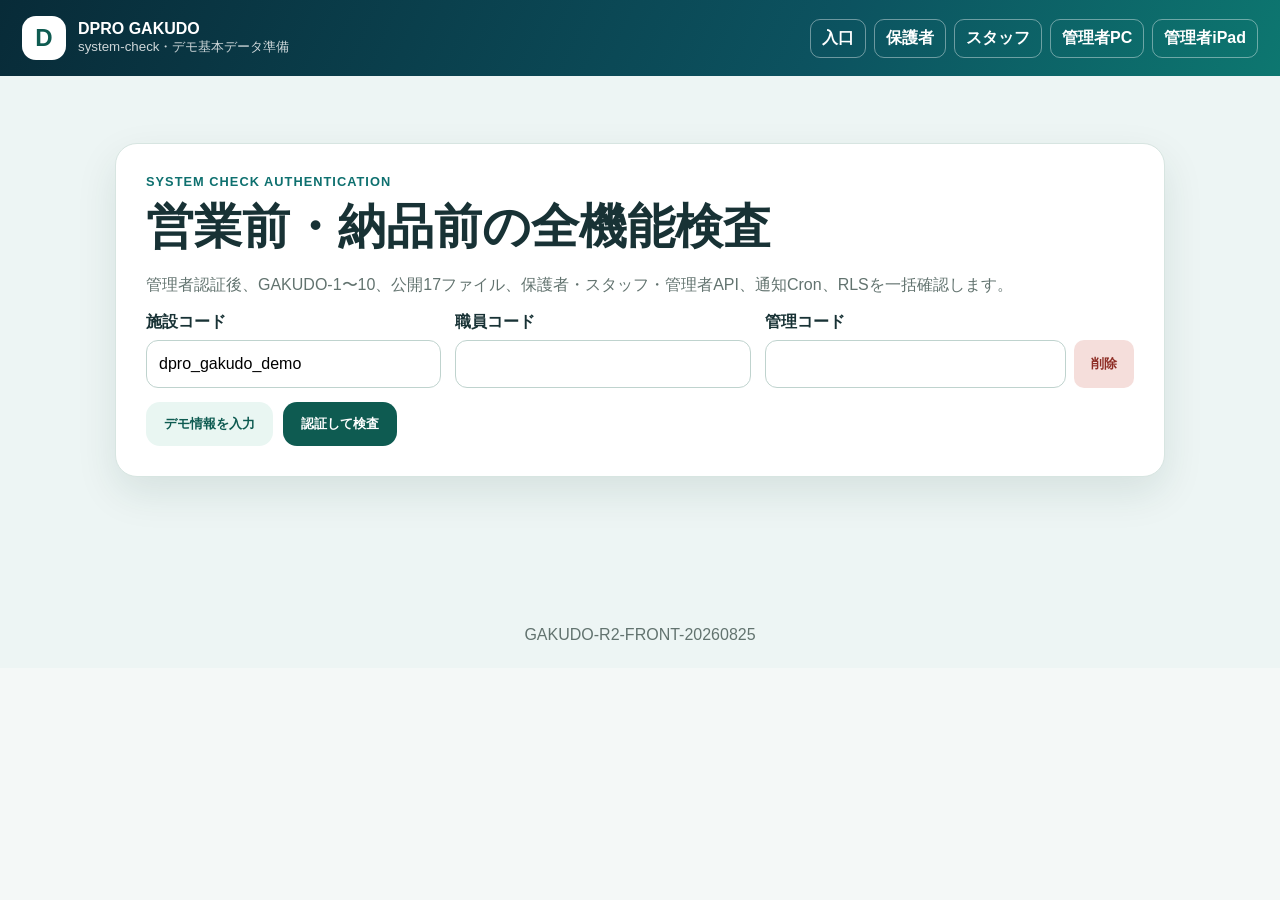
<file: system-check.html>
<!doctype html><html lang="ja"><head><meta charset="utf-8"><meta name="viewport" content="width=device-width,initial-scale=1,viewport-fit=cover"><meta name="theme-color" content="#082b38"><meta name="robots" content="noindex,nofollow"><title>DPRO GAKUDO｜システム検査</title><link rel="stylesheet" href="styles.css"><link rel="stylesheet" href="system-check.css"></head><body class="check-body"><header class="check-header"><div class="check-header-inner"><div class="brand"><span class="mark">D</span><div><strong>DPRO GAKUDO</strong><small>system-check・デモ基本データ準備</small></div></div><div class="check-links"><a href="index.html">入口</a><a href="member.html">保護者</a><a href="staff.html">スタッフ</a><a href="owner.html">管理者PC</a><a href="owner-ipad.html">管理者iPad</a></div></div></header><main class="check-main"><div id="checkStatus" class="status" role="alert" aria-live="polite"></div><section id="checkLogin" class="card check-login"><p class="eyebrow">SYSTEM CHECK AUTHENTICATION</p><h1>営業前・納品前の全機能検査</h1><p class="hint">管理者認証後、GAKUDO-1〜10、公開17ファイル、保護者・スタッフ・管理者API、通知Cron、RLSを一括確認します。</p><form id="checkLoginForm"><div class="check-login-grid"><div class="field"><label>施設コード</label><input class="control" id="checkFacilityCode"></div><div class="field"><label>職員コード</label><input class="control" id="checkStaffCode"></div><div class="field"><label>管理コード</label><div class="code-row"><input class="control" id="checkAccessCode" type="password" inputmode="numeric"><button class="clear-btn" id="checkClearCode" type="button">削除</button></div></div></div><div class="buttons"><button class="btn secondary" id="checkDemoFill" type="button">デモ情報を入力</button><button class="btn primary" id="checkLoginButton" type="submit">認証して検査</button></div></form></section><section id="checkApp" class="hidden"><section class="card check-toolbar"><div><span class="badge">管理者</span><strong id="checkOperator"></strong><small id="checkOperatorMeta"></small></div><div class="check-toolbar-actions"><button class="btn primary" id="checkRunAll" type="button">全機能を一括検査</button><button class="btn secondary" id="checkCopy" type="button">結果をコピー</button><button class="btn danger" id="checkLogout" type="button">ログアウト</button></div></section><section class="check-summary"><div><strong id="checkTotal">0</strong><span>検査件数</span></div><div class="pass"><strong id="checkPass">0</strong><span>合格</span></div><div class="fail"><strong id="checkFail">0</strong><span>失敗</span></div><div class="warn"><strong id="checkWarn">0</strong><span>注意</span></div></section><section class="card check-info"><div><b>Worker</b><span id="checkWorkerVersion">未検査</span></div><div><b>最終リリース</b><span id="checkRelease">未検査</span></div><div><b>DB検査</b><span id="checkDbVersion">未検査</span></div><div><b>Cron・通知</b><span id="checkCron">*/10 * * * *・hold</span></div></section><section class="card check-section"><div class="section-head"><div><h2>一括検査結果</h2><p id="checkTime" class="muted"></p></div><span id="checkOverall" class="overall waiting">未検査</span></div><div id="checkList" class="check-list"><div class="empty">「全機能を一括検査」を押してください。</div></div></section><section class="card demo-prepare"><div><p class="eyebrow">DEMO PREPARE</p><h2>デモ基本データを準備</h2><p>児童・保護者・当日予定・長期休暇・承認待ち・通知警告を今日の日付へ安全に再準備し、自動再検査します。</p></div><label class="confirm-check"><input id="checkTargetConfirmed" type="checkbox"><span>対象が <b id="checkFacilityLabel">dpro_gakudo_demo</b> であることを確認しました。</span></label><div class="field"><label>確認文字</label><input class="control" id="checkDemoConfirm" autocomplete="off" placeholder="半角大文字で DEMO"></div><button class="btn danger" id="checkPrepareDemo" type="button" disabled>デモ基本データを準備</button></section><details class="card raw-panel"><summary>検査JSONを表示</summary><pre id="checkRaw"></pre></details></section></main><footer class="footer"><span id="checkVersion"></span></footer><script src="config.js"></script><script src="common.js"></script><script src="system-check.js"></script></body></html>
</file>
<file: styles.css>
:root{--green:#0e5b51;--mint:#e9f6f2;--ink:#102522;--muted:#62736f;--line:#d7e5e1;--danger:#a33a3a;--white:#fff;--shadow:0 16px 40px rgba(8,55,49,.1)}*{box-sizing:border-box}html{background:#f4f8f7;color:var(--ink);font-family:-apple-system,BlinkMacSystemFont,"Segoe UI","Noto Sans JP",sans-serif}body{margin:0;overflow-x:hidden}.wrap{width:min(1080px,calc(100% - 32px));margin:auto}.hero{background:linear-gradient(135deg,#073e38,#0e6f63);color:#fff;padding:22px 0 70px;position:relative}.hero.compact{padding-bottom:38px}.brand{display:flex;gap:12px;align-items:center}.brand strong,.brand small{display:block}.brand small{opacity:.75}.mark{display:grid;place-items:center;width:44px;height:44px;border-radius:14px;background:#fff;color:var(--green);font-weight:900;font-size:24px}.hero-copy{padding-top:56px}.eyebrow{font-size:12px;letter-spacing:.18em;font-weight:800;color:#9ce2d6}.hero h1{font-size:clamp(36px,8vw,72px);line-height:1.08;margin:.2em 0}.hero p{max-width:650px}.main{padding:28px 0 72px}.grid,.dashboard{display:grid;grid-template-columns:repeat(3,minmax(0,1fr));gap:18px}.card{background:#fff;border:1px solid var(--line);border-radius:22px;padding:22px;margin:0 0 18px;box-shadow:var(--shadow)}.num{font-weight:900;color:#58a99e}.btn{border:0;border-radius:14px;padding:13px 18px;font-weight:800;cursor:pointer;text-decoration:none;display:inline-flex;justify-content:center}.primary{background:var(--green);color:#fff}.secondary{background:var(--mint);color:var(--green)}.danger{background:#fff0f0;color:var(--danger);border:1px solid #f0caca}.buttons{display:flex;gap:10px;flex-wrap:wrap}.field{margin:0 0 14px}.field label{display:block;font-weight:750;margin-bottom:7px}.control{width:100%;min-height:48px;border:1px solid #bfd3ce;border-radius:12px;padding:10px 12px;background:#fff;font:inherit}textarea.control{min-height:100px;resize:vertical}.two{display:grid;grid-template-columns:1fr 1fr;gap:12px}.status{display:none;padding:14px 16px;border-radius:14px;margin-bottom:16px}.status.show{display:block}.status.ok{background:#e8f7ef;color:#17643e}.status.error{background:#fff0f0;color:#9b3030}.hidden{display:none!important}.profile,.section-head{display:flex;justify-content:space-between;gap:14px;align-items:center}.badge,.pill{display:inline-flex;padding:5px 10px;border-radius:999px;background:var(--mint);color:var(--green);font-size:12px;font-weight:800}.muted,.hint{color:var(--muted)}.child-card{border:1px solid var(--line);border-radius:16px;padding:16px;margin-top:12px}.plan{display:grid;grid-template-columns:100px 1fr auto;gap:12px;align-items:center;border-top:1px solid var(--line);padding:12px 0}.plan:first-of-type{border-top:0}.alert{padding:10px 12px;border-radius:12px;background:#fff4dd;color:#775100;font-weight:700}.item{border-bottom:1px solid var(--line);padding:13px 0}.item:last-child{border-bottom:0}.item h3{margin:0 0 5px}.mini{border:1px solid var(--line);background:#fff;border-radius:10px;padding:8px 12px}.checks{display:flex;gap:8px;flex-wrap:wrap}.checks label{background:var(--mint);padding:9px 11px;border-radius:10px}.footer{text-align:center;padding:24px;color:var(--muted)}@media(max-width:760px){.grid,.two{grid-template-columns:1fr}.profile{align-items:flex-start}.plan{grid-template-columns:1fr}.buttons .btn{width:100%}.hero h1{font-size:40px}.card{padding:18px;border-radius:18px}}
/* GAKUDO-5 staff operations */
.staff-page{background:#eef5f3}.staff-profile{display:flex;justify-content:space-between;align-items:center}.summary-grid{display:grid;grid-template-columns:repeat(6,minmax(0,1fr));gap:12px;margin-bottom:18px}.summary-card{background:#fff;border:1px solid var(--line);border-radius:16px;padding:14px;box-shadow:var(--shadow)}.summary-card span{display:block;color:var(--muted);font-size:12px;font-weight:700}.summary-card strong{font-size:30px}.summary-alert{background:#fff4dd;border-color:#efca72}.compact-control{width:auto;min-width:150px}.staff-child-list{display:grid;gap:14px}.staff-child-card{border:1px solid var(--line);border-left:7px solid #8ca8a2;border-radius:18px;padding:16px;background:#fff}.staff-child-card.state-arrived,.staff-child-card.state-pickup_waiting{border-left-color:#19866f}.staff-child-card.state-overdue_arrival,.staff-child-card.state-overdue_departure{border-left-color:#d07814;background:#fffbf2}.staff-child-card.state-departed{opacity:.7}.staff-child-card.state-absent{border-left-color:#999;background:#f7f7f7}.staff-child-main{display:flex;justify-content:space-between;gap:14px}.staff-child-title{display:flex;align-items:center;gap:8px;flex-wrap:wrap}.staff-child-title h3{margin:0}.state-badge,.allergy-badge{display:inline-flex;border-radius:999px;padding:5px 9px;font-size:12px;font-weight:800}.state-badge{background:var(--mint);color:var(--green)}.allergy-badge{background:#fff0d5;color:#754d00}.pickup-note,.guardian-note{border-radius:10px;padding:9px 11px}.pickup-note{background:#eef8ff}.guardian-note{background:#f6f0ff}.operation-buttons{display:flex;gap:8px;flex-wrap:wrap;margin-top:12px}.subform{margin-top:16px;border-top:1px solid var(--line);padding-top:16px}.handoff-item{display:flex;justify-content:space-between;gap:14px;border-bottom:1px solid var(--line);padding:13px 0}.handoff-item.priority-urgent,.handoff-item.priority-high{background:#fff8ee;padding:13px;border-radius:12px;margin:8px 0}.staff-dialog{width:min(680px,calc(100% - 24px));border:0;border-radius:22px;padding:24px;box-shadow:0 30px 90px rgba(0,0,0,.3)}.staff-dialog::backdrop{background:rgba(0,28,25,.5)}.dialog-close{float:right;border:0;background:#eee;border-radius:999px;width:36px;height:36px;font-size:24px}.allergy-panel{background:#fff1d9;border:1px solid #efc46f;border-radius:14px;padding:14px;margin:12px 0}.check-line{display:flex;gap:8px;align-items:center;margin:12px 0;font-weight:750}
@media(max-width:900px){.summary-grid{grid-template-columns:repeat(3,1fr)}}@media(max-width:620px){.summary-grid{grid-template-columns:repeat(2,1fr)}.staff-profile,.staff-child-main,.handoff-item{align-items:flex-start;flex-direction:column}.compact-control{width:100%}.operation-buttons .btn{flex:1}.staff-dialog{padding:18px}}

.holiday-date-grid{display:grid;grid-template-columns:repeat(4,minmax(0,1fr));gap:8px}.holiday-date{display:grid;gap:4px;border:1px solid var(--line);border-radius:12px;padding:10px;background:#f8fbfa}.holiday-date input{width:20px;height:20px}.holiday-date small{color:var(--muted)}.holiday-date.disabled{opacity:.55;background:#f3f3f3}@media(max-width:760px){.holiday-date-grid{grid-template-columns:repeat(2,1fr)}}
</file>
<file: tutorial.css>
#dpt-gakudo-launch,#dpt-gakudo-guide-launch{position:fixed;right:16px;z-index:10050;border:0;border-radius:999px;padding:11px 15px;font:800 13px/1.2 -apple-system,BlinkMacSystemFont,"Noto Sans JP",sans-serif;cursor:pointer;box-shadow:0 8px 24px rgba(15,23,42,.18)}#dpt-gakudo-launch{bottom:16px;background:#0e5b51;color:#fff}#dpt-gakudo-guide-launch{bottom:64px;background:#fff;color:#173b36;border:1px solid #cbd5e1}.dpt-gakudo-highlight{position:fixed;z-index:10040;border:3px solid #f59e0b;border-radius:12px;box-shadow:0 0 0 4px rgba(245,158,11,.22);pointer-events:none}.dpt-gakudo-layer{position:fixed;inset:0;z-index:10045;pointer-events:none}.dpt-gakudo-card{position:fixed;right:16px;bottom:116px;width:min(390px,calc(100vw - 16px));max-height:calc(100vh - 24px);overflow:auto;background:#fff;color:#0f172a;border:1px solid #dbe4e1;border-radius:16px;box-shadow:0 20px 55px rgba(15,23,42,.25);pointer-events:auto}.dpt-gakudo-handle{display:flex;justify-content:space-between;gap:12px;align-items:center;padding:12px 14px;background:#0e5b51;color:#fff;cursor:grab;touch-action:none;user-select:none}.dpt-gakudo-handle:active{cursor:grabbing}.dpt-gakudo-handle span{font-size:11px;opacity:.85}.dpt-gakudo-progress{height:5px;background:#e2e8f0}.dpt-gakudo-progress i{display:block;height:100%;background:#f59e0b}.dpt-gakudo-body{padding:16px}.dpt-gakudo-body small{font-weight:900;color:#0e5b51}.dpt-gakudo-body h3{margin:6px 0 8px;font-size:18px}.dpt-gakudo-body p{margin:0 0 12px;line-height:1.7}.dpt-gakudo-safe,.dpt-gakudo-note{padding:9px 10px;border-radius:10px;font-size:12px;line-height:1.55}.dpt-gakudo-safe{background:#eef8f5;color:#155e55}.dpt-gakudo-note{margin-top:8px;background:#f8fafc;color:#475569}.dpt-gakudo-actions{display:grid;grid-template-columns:repeat(4,minmax(0,1fr));gap:7px;padding:0 14px 14px}.dpt-gakudo-actions button,.dpt-gakudo-guide-foot button,.dpt-gakudo-guide-head button{min-height:42px;border:1px solid #cbd5e1;border-radius:10px;background:#fff;font-weight:800;cursor:pointer}.dpt-gakudo-actions .primary,.dpt-gakudo-guide-foot .primary{background:#0e5b51;color:#fff;border-color:#0e5b51}#dpt-gakudo-guide{position:fixed;inset:12px;z-index:10060;overflow:auto;background:#f8fafc;color:#0f172a;border:1px solid #d9e3df;border-radius:18px;box-shadow:0 24px 70px rgba(15,23,42,.28);padding:18px} .dpt-gakudo-guide-head{display:flex;justify-content:space-between;gap:16px;align-items:flex-start}.dpt-gakudo-guide-head h2{margin:4px 0}.dpt-gakudo-guide-head p{margin:0;color:#64748b}.dpt-gakudo-guide-grid{display:grid;grid-template-columns:repeat(auto-fit,minmax(230px,1fr));gap:12px;margin-top:18px}.dpt-gakudo-guide-grid article{background:#fff;border:1px solid #dbe4e1;border-radius:14px;padding:14px}.dpt-gakudo-guide-grid article.relevant{border-color:#0e5b51;box-shadow:0 0 0 2px rgba(14,91,81,.08)}.dpt-gakudo-guide-grid small{color:#0e5b51;font-weight:900}.dpt-gakudo-guide-grid h3{margin:5px 0 8px;font-size:16px}.dpt-gakudo-guide-grid ul{margin:0;padding-left:18px;line-height:1.7}.dpt-gakudo-guide-foot{display:flex;flex-wrap:wrap;gap:8px;margin-top:18px}.dpt-gakudo-guide-foot button{padding:10px 14px}@media(max-width:390px){#dpt-gakudo-launch,#dpt-gakudo-guide-launch{right:8px}.dpt-gakudo-card{left:8px;right:auto;width:calc(100vw - 16px);bottom:112px}.dpt-gakudo-actions{grid-template-columns:repeat(2,minmax(0,1fr))}#dpt-gakudo-guide{inset:6px;padding:12px}.dpt-gakudo-guide-grid{grid-template-columns:1fr}.dpt-gakudo-guide-head{gap:8px}.dpt-gakudo-guide-head h2{font-size:20px}}html,body{max-width:100%;overflow-x:hidden}
</file>
<file: owner-ipad.css>
:root{--ipad-navy:#0b3447;--ipad-blue:#15576d;--ipad-bg:#eef5f5;--ipad-card:#fff;--ipad-line:#cfdfdf;--ipad-danger:#9b3030;--ipad-warn:#8a5b00}.ipad-body{background:var(--ipad-bg);min-height:100vh;touch-action:manipulation}.ipad-header{position:sticky;top:0;z-index:30;display:flex;align-items:center;justify-content:space-between;gap:20px;padding:12px max(22px,env(safe-area-inset-left));background:var(--ipad-navy);color:#fff;box-shadow:0 10px 30px rgba(2,30,38,.2)}.ipad-brand{display:flex;align-items:center;gap:12px}.ipad-brand strong,.ipad-brand small{display:block}.ipad-brand small{opacity:.75}.ipad-header-links{display:flex;gap:15px}.ipad-header-links a{color:#e1f5f2;text-decoration:none;font-weight:800}.ipad-main{max-width:1500px;margin:auto;padding:22px 24px 60px}.ipad-status{position:sticky;top:78px;z-index:25}.ipad-login{max-width:1050px;margin:38px auto;padding:34px}.ipad-login h1{font-size:clamp(38px,6vw,68px);line-height:1.05;margin:.2em 0}.ipad-login-grid{display:grid;grid-template-columns:1fr 1fr 1.25fr;gap:16px}.ipad-code-row{display:grid;grid-template-columns:1fr auto;gap:10px}.ipad-code-row .btn{min-width:82px}.ipad-topbar{display:grid;grid-template-columns:1fr 1.2fr auto;align-items:center;gap:18px;background:#fff;border:1px solid var(--ipad-line);border-radius:20px;padding:15px 18px;margin-bottom:14px;box-shadow:var(--shadow)}.ipad-topbar>div:first-child,.ipad-topbar-center{display:grid;gap:4px}.ipad-topbar-center{text-align:center}.ipad-topbar-actions{display:flex;gap:9px}.ipad-tabs{position:sticky;top:70px;z-index:22;display:grid;grid-template-columns:repeat(8,1fr);gap:8px;background:rgba(238,245,245,.96);backdrop-filter:blur(12px);padding:10px 0 13px;margin-bottom:16px}.ipad-tabs button{min-height:72px;border:1px solid var(--ipad-line);border-radius:16px;background:#fff;color:var(--ink);font:inherit;cursor:pointer;box-shadow:0 6px 18px rgba(14,65,68,.08)}.ipad-tabs button b,.ipad-tabs button small{display:block}.ipad-tabs button b{font-size:19px}.ipad-tabs button small{margin-top:4px;color:var(--muted)}.ipad-tabs button.active{background:var(--ipad-navy);color:#fff;border-color:var(--ipad-navy)}.ipad-tabs button.active small{color:#cce8e3}.ipad-view-heading{display:flex;align-items:end;justify-content:space-between;gap:18px;margin:0 0 16px}.ipad-view-heading h1{font-size:clamp(30px,4vw,48px);margin:0}.ipad-summary-grid{display:grid;grid-template-columns:repeat(8,1fr);gap:11px;margin-bottom:16px}.ipad-summary-card{background:#fff;border:1px solid var(--ipad-line);border-radius:18px;padding:16px;box-shadow:var(--shadow)}.ipad-summary-card span{display:block;color:var(--muted);font-weight:800;font-size:13px}.ipad-summary-card strong{display:block;font-size:34px;margin-top:4px}.ipad-summary-card.alert{background:#fff4dc;border-color:#e4be72}.ipad-two-columns{display:grid;grid-template-columns:repeat(2,minmax(0,1fr));gap:16px}.ipad-panel{margin:0;padding:18px}.ipad-row{display:flex;align-items:center;justify-content:space-between;gap:14px;border:1px solid var(--ipad-line);border-radius:14px;padding:13px;margin-top:10px;background:#fff}.ipad-row p{margin:3px 0}.ipad-chip{display:inline-flex;border-radius:999px;padding:6px 10px;background:#e7f6f2;color:#0b594f;font-size:12px;font-weight:900}.ipad-chip.warn{background:#fff0cf;color:var(--ipad-warn)}.ipad-chip.danger{background:#ffe5e5;color:var(--ipad-danger)}.ipad-filter{width:auto;min-width:230px}.ipad-child-grid{display:grid;grid-template-columns:repeat(2,minmax(0,1fr));gap:14px}.ipad-child-card{background:#fff;border:2px solid var(--ipad-line);border-radius:20px;padding:17px;box-shadow:var(--shadow)}.ipad-child-card.alert{border-color:#e4a43e;background:#fffaf0}.ipad-child-card.overdue{border-color:#d46464;background:#fff7f7}.ipad-child-head{display:flex;align-items:flex-start;justify-content:space-between;gap:12px}.ipad-child-head h2{margin:0;font-size:25px}.ipad-child-meta{display:flex;gap:7px;flex-wrap:wrap;margin-top:7px}.ipad-child-times{display:grid;grid-template-columns:1fr 1fr;gap:10px;margin:14px 0}.ipad-time-box{background:#eef6f5;border-radius:13px;padding:11px}.ipad-time-box span{display:block;color:var(--muted);font-size:12px;font-weight:800}.ipad-time-box strong{font-size:22px}.ipad-pickup-note{padding:11px;border-radius:12px;background:#eef4fa;font-weight:750}.ipad-child-actions{display:grid;grid-template-columns:repeat(3,1fr);gap:9px;margin-top:13px}.ipad-child-actions .btn{min-height:54px;font-size:16px}.ipad-child-actions .detail{background:#eef5f5;color:var(--ipad-navy)}.ipad-approval-columns{display:grid;grid-template-columns:repeat(2,minmax(0,1fr));gap:16px}.ipad-request-card,.ipad-handoff-card,.ipad-incident-card{border:1px solid var(--ipad-line);border-radius:16px;padding:15px;margin-top:10px;background:#fff}.ipad-request-actions{display:grid;grid-template-columns:1fr 1fr;gap:9px;margin-top:12px}.ipad-request-actions .btn{min-height:50px}.ipad-list-grid{display:grid;grid-template-columns:repeat(2,minmax(0,1fr));gap:14px}.ipad-form-grid{display:grid;grid-template-columns:repeat(4,1fr);gap:12px}.ipad-system-grid{display:grid;grid-template-columns:repeat(4,1fr);gap:12px}.ipad-system-card{background:#fff;border:1px solid var(--ipad-line);border-radius:16px;padding:16px}.ipad-system-card strong{display:block;font-size:24px}.ipad-system-detail{background:#0c2732;color:#dff7f1;border-radius:18px;padding:20px;min-height:250px;white-space:pre-wrap;word-break:break-word}.ipad-dialog{width:min(950px,calc(100% - 30px));max-height:92vh;border:0;border-radius:24px;padding:26px;box-shadow:0 35px 100px rgba(0,0,0,.35)}.ipad-dialog::backdrop{background:rgba(2,22,30,.65)}.ipad-dialog-close{float:right;border:0;border-radius:50%;width:44px;height:44px;font-size:26px}.ipad-footer{text-align:center;padding:24px;color:var(--muted)}@media(max-width:1100px){.ipad-summary-grid{grid-template-columns:repeat(3,1fr)}.ipad-login-grid{grid-template-columns:1fr 1fr}.ipad-login-grid .field:last-child{grid-column:1/-1}.ipad-form-grid{grid-template-columns:repeat(2,1fr)}}@media(max-width:820px){.ipad-header-links{display:none}.ipad-main{padding:14px 12px 50px}.ipad-topbar{grid-template-columns:1fr}.ipad-topbar-center{text-align:left}.ipad-topbar-actions{flex-wrap:wrap}.ipad-tabs{grid-template-columns:repeat(3,1fr);top:68px}.ipad-child-grid,.ipad-two-columns,.ipad-approval-columns,.ipad-list-grid{grid-template-columns:1fr}.ipad-login-grid,.ipad-form-grid{grid-template-columns:1fr}.ipad-login-grid .field:last-child{grid-column:auto}.ipad-summary-grid{grid-template-columns:repeat(2,1fr)}.ipad-view-heading{align-items:flex-start;flex-direction:column}.ipad-filter{width:100%}}

.ipad-notification-card{border:2px solid var(--ipad-line);border-left-width:7px;border-radius:18px;padding:16px;background:#fff}.ipad-notification-card.high{border-left-color:#d17a2e}.ipad-notification-card.critical{border-left-color:#a62f2f;background:#fff6f6}.ipad-notification-card h3{margin:0 0 6px}.ipad-notification-actions{display:grid;grid-template-columns:1fr 1fr;gap:9px;margin-top:12px}
</file>
<file: owner.css>
.owner-body{background:#eef4f6}.owner-header{background:#0f344d;color:#fff;position:sticky;top:0;z-index:20;box-shadow:0 8px 24px rgba(4,25,38,.18)}.owner-header-inner{max-width:1500px;margin:auto;padding:13px 24px;display:flex;align-items:center;justify-content:space-between;gap:20px}.owner-header .brand{width:auto;margin:0}.owner-header-links{display:flex;gap:10px}.owner-header-links a{color:#dff3f7;text-decoration:none;font-weight:700;font-size:13px}.owner-login{max-width:720px;margin:42px auto}.owner-shell{max-width:1500px;margin:24px auto;display:grid;grid-template-columns:240px minmax(0,1fr);gap:22px;padding:0 20px}.owner-sidebar{background:#123b56;color:#fff;border-radius:22px;padding:18px;align-self:start;position:sticky;top:90px;box-shadow:var(--shadow)}.owner-profile{padding:8px 8px 18px;display:grid;gap:6px}.owner-profile strong{font-size:18px}.owner-profile small{opacity:.72}.owner-nav{display:grid;gap:7px}.owner-nav button{border:0;background:transparent;color:#d9e8ef;text-align:left;padding:12px;border-radius:12px;font-weight:800;cursor:pointer}.owner-nav button span{display:inline-grid;width:27px;color:#79c6b9}.owner-nav button.active,.owner-nav button:hover{background:#fff;color:#123b56}.sidebar-actions{display:grid;gap:9px;margin-top:18px}.owner-content{min-width:0}.view-heading{display:flex;align-items:end;justify-content:space-between;gap:18px;margin:0 0 18px}.view-heading h1{font-size:clamp(27px,4vw,44px);margin:0}.date-control,.compact-control{width:auto;min-width:170px}.owner-summary-grid{display:grid;grid-template-columns:repeat(6,minmax(0,1fr));gap:12px;margin-bottom:18px}.owner-summary-card{background:#fff;border:1px solid var(--line);border-radius:17px;padding:16px;box-shadow:var(--shadow)}.owner-summary-card span{display:block;color:var(--muted);font-size:12px;font-weight:800}.owner-summary-card strong{display:block;font-size:30px;margin-top:5px}.owner-summary-card.alert-card{background:#fff5e5;border-color:#f2cf94}.owner-grid{display:grid;gap:18px}.two-col{grid-template-columns:repeat(2,minmax(0,1fr))}.three-col{grid-template-columns:repeat(3,minmax(0,1fr))}.owner-panel{margin:0}.owner-panel h2{margin-top:0}.owner-row,.request-card,.incident-card,.line-card,.audit-card{border:1px solid var(--line);border-radius:14px;padding:13px;margin:10px 0;background:#fff}.owner-row{display:flex;justify-content:space-between;gap:14px;align-items:center}.owner-row p,.request-card p,.incident-card p,.line-card p{margin:4px 0}.state-chip{display:inline-flex;border-radius:999px;padding:5px 9px;background:#e9f6f2;color:#0e5b51;font-size:12px;font-weight:800}.state-chip.warn{background:#fff2d5;color:#7a5100}.state-chip.danger{background:#ffeaea;color:#9a3030}.request-actions{display:flex;gap:8px;flex-wrap:wrap;margin-top:10px}.request-actions .btn{padding:9px 13px}.ledger-grid{display:grid;grid-template-columns:repeat(3,minmax(0,1fr));gap:15px}.ledger-card{background:#fff;border:1px solid var(--line);border-radius:18px;padding:17px;box-shadow:var(--shadow);cursor:pointer}.ledger-card:hover{transform:translateY(-2px)}.ledger-card h3{margin:6px 0}.ledger-meta{display:flex;gap:6px;flex-wrap:wrap}.stack-list{display:grid;gap:12px}.staff-permission-grid{display:grid;grid-template-columns:repeat(2,minmax(0,1fr));gap:16px}.permission-card{background:#fff;border:1px solid var(--line);border-radius:18px;padding:18px;box-shadow:var(--shadow)}.permission-checks{display:grid;grid-template-columns:repeat(2,minmax(0,1fr));gap:8px;margin:12px 0}.permission-checks label{background:#eef7f5;padding:9px;border-radius:10px}.filter-card{padding:14px}.filter-row{display:grid;grid-template-columns:minmax(220px,1fr) 180px auto auto;gap:10px}.system-result{white-space:pre-wrap;word-break:break-word;background:#10242f;color:#d8f4ec;border-radius:18px;padding:20px;min-height:280px;overflow:auto}.owner-dialog{width:min(900px,calc(100% - 28px));max-height:90vh;border:0;border-radius:22px;padding:25px;box-shadow:0 30px 90px rgba(0,0,0,.3)}.owner-dialog::backdrop{background:rgba(3,20,30,.62)}.dialog-close{float:right;border:0;background:#eef3f5;border-radius:50%;width:38px;height:38px;font-size:23px}.detail-grid{display:grid;grid-template-columns:repeat(2,minmax(0,1fr));gap:14px}.detail-box{border:1px solid var(--line);border-radius:14px;padding:14px}.owner-status{max-width:1460px;margin:14px auto}.priority-urgent{border-left:5px solid #a72e2e}.priority-high{border-left:5px solid #c27b14}@media(max-width:1100px){.owner-summary-grid{grid-template-columns:repeat(3,1fr)}.three-col,.ledger-grid{grid-template-columns:repeat(2,1fr)}}@media(max-width:800px){.owner-header-links{display:none}.owner-shell{grid-template-columns:1fr;padding:0 12px}.owner-sidebar{position:static}.owner-nav{grid-template-columns:repeat(2,1fr)}.two-col,.three-col,.ledger-grid,.staff-permission-grid,.detail-grid{grid-template-columns:1fr}.owner-summary-grid{grid-template-columns:repeat(2,1fr)}.view-heading{align-items:flex-start;flex-direction:column}.filter-row{grid-template-columns:1fr}.date-control,.compact-control{width:100%}}

.capacity-range{display:flex;gap:8px}.capacity-range .control{width:150px}.capacity-calendar{display:grid;grid-template-columns:repeat(3,minmax(0,1fr));gap:10px}.capacity-day{display:grid;grid-template-columns:1fr auto 90px auto auto;align-items:center;gap:8px;border:1px solid var(--line);border-radius:14px;padding:11px}.capacity-day p{margin:3px 0;color:var(--muted)}.capacity-day.limited{background:#fff8e8}.capacity-day.full,.capacity-day.closed{background:#fff0f0}.capacity-numbers{display:grid;text-align:right}.capacity-input{min-height:40px}.holiday-review-days{display:grid;grid-template-columns:repeat(3,1fr);gap:8px;margin:12px 0}.holiday-review-days label{display:grid;gap:4px;background:#eef6f5;padding:9px;border-radius:10px}.subform{margin-top:14px;border-top:1px solid var(--line);padding-top:14px}@media(max-width:1000px){.capacity-calendar,.holiday-review-days{grid-template-columns:repeat(2,1fr)}}@media(max-width:700px){.capacity-range{display:grid;width:100%}.capacity-range .control{width:100%}.capacity-calendar,.holiday-review-days{grid-template-columns:1fr}.capacity-day{grid-template-columns:1fr auto}.capacity-day .capacity-input{width:100%}}

.notification-actions{display:flex;gap:10px;align-items:center;flex-wrap:wrap}.notification-card{border:1px solid var(--line);border-left:5px solid #d6a23a;border-radius:15px;padding:14px;background:#fff}.notification-card.severity-high{border-left-color:#d06b35}.notification-card.severity-critical{border-left-color:#a82f2f;background:#fff7f7}.notification-card h3{margin:0 0 5px}.notification-card p{margin:5px 0}.notification-meta{display:flex;gap:8px;flex-wrap:wrap;align-items:center}.notification-card-actions{display:flex;gap:8px;flex-wrap:wrap;margin-top:10px}.notification-run-grid{display:grid;grid-template-columns:repeat(3,minmax(0,1fr));gap:12px}.notification-run{border:1px solid var(--line);border-radius:14px;padding:13px;background:#f9fcfc}.notification-run strong,.notification-run small{display:block}.notification-job-held{background:#fffaf0}.notification-job-failed{background:#fff3f3}@media(max-width:1000px){.notification-run-grid{grid-template-columns:1fr}.notification-actions{width:100%}.notification-actions>*{flex:1}}
</file>
<file: system-check.css>
:root{--check-dark:#082b38;--check-teal:#0e6a67;--check-bg:#edf5f4;--check-line:#cadcda;--check-pass:#147248;--check-fail:#a62d25;--check-warn:#946100}*{box-sizing:border-box}.check-body{margin:0;background:var(--check-bg);color:#183235;font-family:-apple-system,BlinkMacSystemFont,"Segoe UI","Noto Sans JP",sans-serif}.check-header{background:linear-gradient(115deg,#082b38,#0c5360 65%,#0d7770);color:#fff}.check-header-inner{max-width:1380px;margin:auto;padding:16px 22px;display:flex;justify-content:space-between;align-items:center;gap:16px}.check-header .brand{display:flex;align-items:center;gap:12px}.check-header .brand strong,.check-header .brand small{display:block}.check-header .brand small{opacity:.8}.check-links{display:flex;gap:8px;flex-wrap:wrap}.check-links a{color:#fff;text-decoration:none;border:1px solid rgba(255,255,255,.4);border-radius:10px;padding:8px 11px;font-weight:800}.check-main{max-width:1380px;margin:auto;padding:22px 22px 80px}.check-login{max-width:1050px;margin:5vh auto;padding:30px}.check-login h1{font-size:clamp(30px,5vw,48px);margin:6px 0 12px}.check-login-grid{display:grid;grid-template-columns:1fr 1fr 1.25fr;gap:14px}.code-row{display:grid;grid-template-columns:1fr auto;gap:8px}.clear-btn{border:0;border-radius:10px;padding:0 17px;background:#f5dedb;color:#8e2d25;font-weight:900}.check-toolbar{display:flex;justify-content:space-between;align-items:center;gap:18px;padding:15px 18px}.check-toolbar>div:first-child strong,.check-toolbar>div:first-child small{display:block}.check-toolbar>div:first-child strong{font-size:1.25rem;margin-top:5px}.check-toolbar-actions{display:flex;gap:8px;flex-wrap:wrap}.check-summary{display:grid;grid-template-columns:repeat(4,1fr);gap:12px;margin:15px 0}.check-summary>div{background:#fff;border:1px solid var(--check-line);border-radius:16px;padding:17px;box-shadow:0 8px 20px rgba(25,57,68,.05)}.check-summary strong,.check-summary span{display:block}.check-summary strong{font-size:2rem}.check-summary span{color:#61747a;font-weight:800;margin-top:5px}.check-summary .pass strong{color:var(--check-pass)}.check-summary .fail strong{color:var(--check-fail)}.check-summary .warn strong{color:var(--check-warn)}.check-info{display:grid;grid-template-columns:repeat(4,1fr);gap:10px;padding:14px;margin-bottom:14px}.check-info>div{background:#f4f9f8;border-radius:11px;padding:12px}.check-info b,.check-info span{display:block}.check-info span{margin-top:5px;color:#566b71;overflow-wrap:anywhere}.check-section{padding:20px}.overall{padding:7px 12px;border-radius:999px;font-weight:900}.overall.waiting{background:#edf2f3;color:#607178}.overall.pass{background:#e7f6ee;color:#116843}.overall.fail{background:#fff0ee;color:#92281f}.overall.warn{background:#fff7e5;color:#835700}.check-list{display:grid;grid-template-columns:repeat(2,minmax(0,1fr));gap:10px;margin-top:14px}.check-item{border:1px solid var(--check-line);border-radius:13px;padding:14px;background:#fff}.check-item-head{display:flex;justify-content:space-between;gap:12px}.check-item-title{font-weight:900}.check-state{font-size:.8rem;padding:4px 8px;border-radius:999px;font-weight:900}.check-item.pass .check-state{background:#e7f6ee;color:#116843}.check-item.fail{border-color:#e0a7a1}.check-item.fail .check-state{background:#fff0ee;color:#92281f}.check-item.warn{border-color:#e4c77e}.check-item.warn .check-state{background:#fff7e5;color:#835700}.check-detail{font-size:.84rem;color:#62747a;margin-top:8px;white-space:pre-wrap;overflow-wrap:anywhere}.demo-prepare{margin-top:16px;padding:20px;border:2px solid #e0b4af}.demo-prepare h2{margin:3px 0}.demo-prepare p{line-height:1.65}.confirm-check{display:flex;gap:10px;align-items:flex-start;background:#fff6f4;border-radius:11px;padding:12px;margin:14px 0}.demo-prepare .field{max-width:480px}.raw-panel{margin-top:16px;padding:14px}.raw-panel summary{cursor:pointer;font-weight:900}.raw-panel pre{background:#082b38;color:#dcf5f1;border-radius:12px;padding:14px;overflow:auto;max-height:540px;white-space:pre-wrap}.empty{padding:22px;text-align:center;color:#687a80}.eyebrow{font-size:.8rem;letter-spacing:.08em;color:#0e706f;font-weight:900;margin:0}@media(max-width:900px){.check-login-grid{grid-template-columns:1fr 1fr}.check-login-grid .field:last-child{grid-column:1/-1}.check-info{grid-template-columns:repeat(2,1fr)}.check-list{grid-template-columns:1fr}}@media(max-width:650px){.check-header-inner,.check-toolbar{align-items:flex-start;flex-direction:column}.check-main{padding-left:12px;padding-right:12px}.check-login{padding:20px 14px;margin:18px auto}.check-login-grid{grid-template-columns:1fr}.check-login-grid .field:last-child{grid-column:auto}.check-summary{grid-template-columns:repeat(2,1fr)}.check-info{grid-template-columns:1fr}.check-toolbar-actions{width:100%}.check-toolbar-actions .btn{flex:1;min-width:130px}}
</file>
